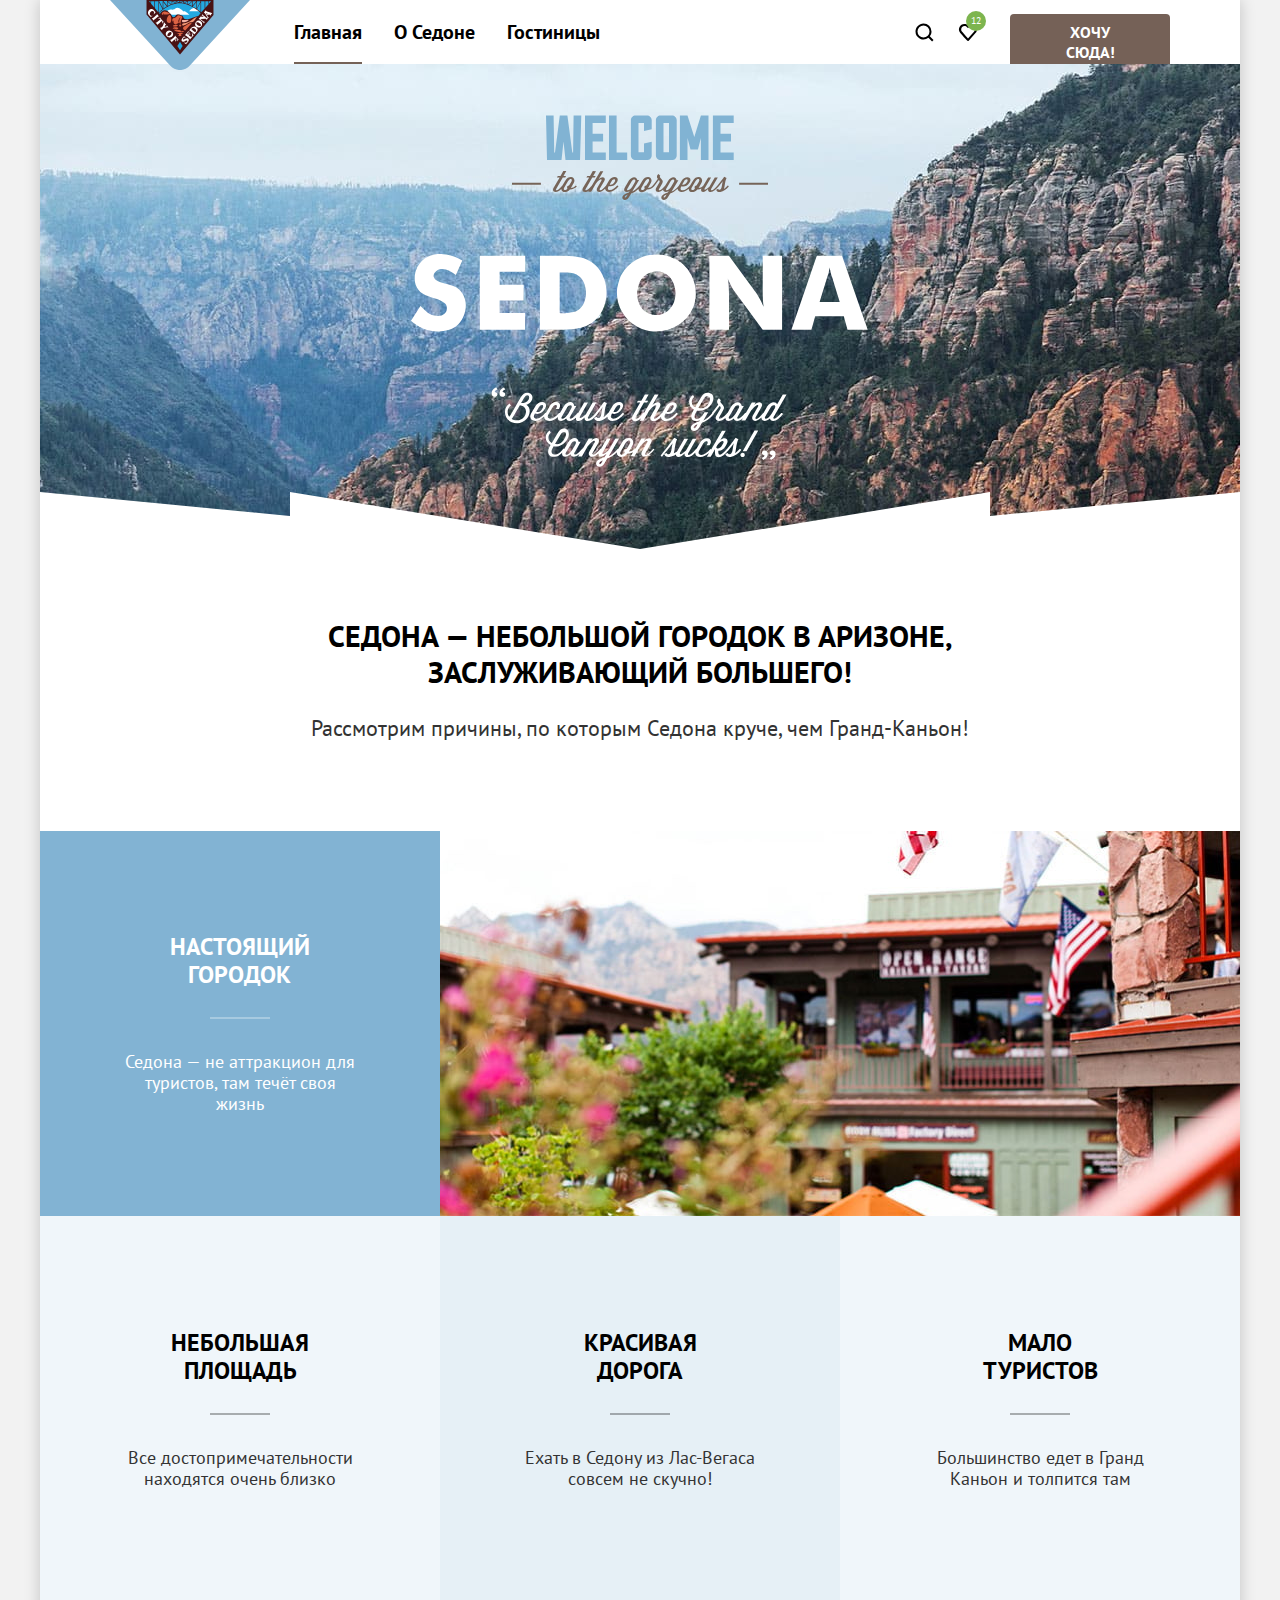
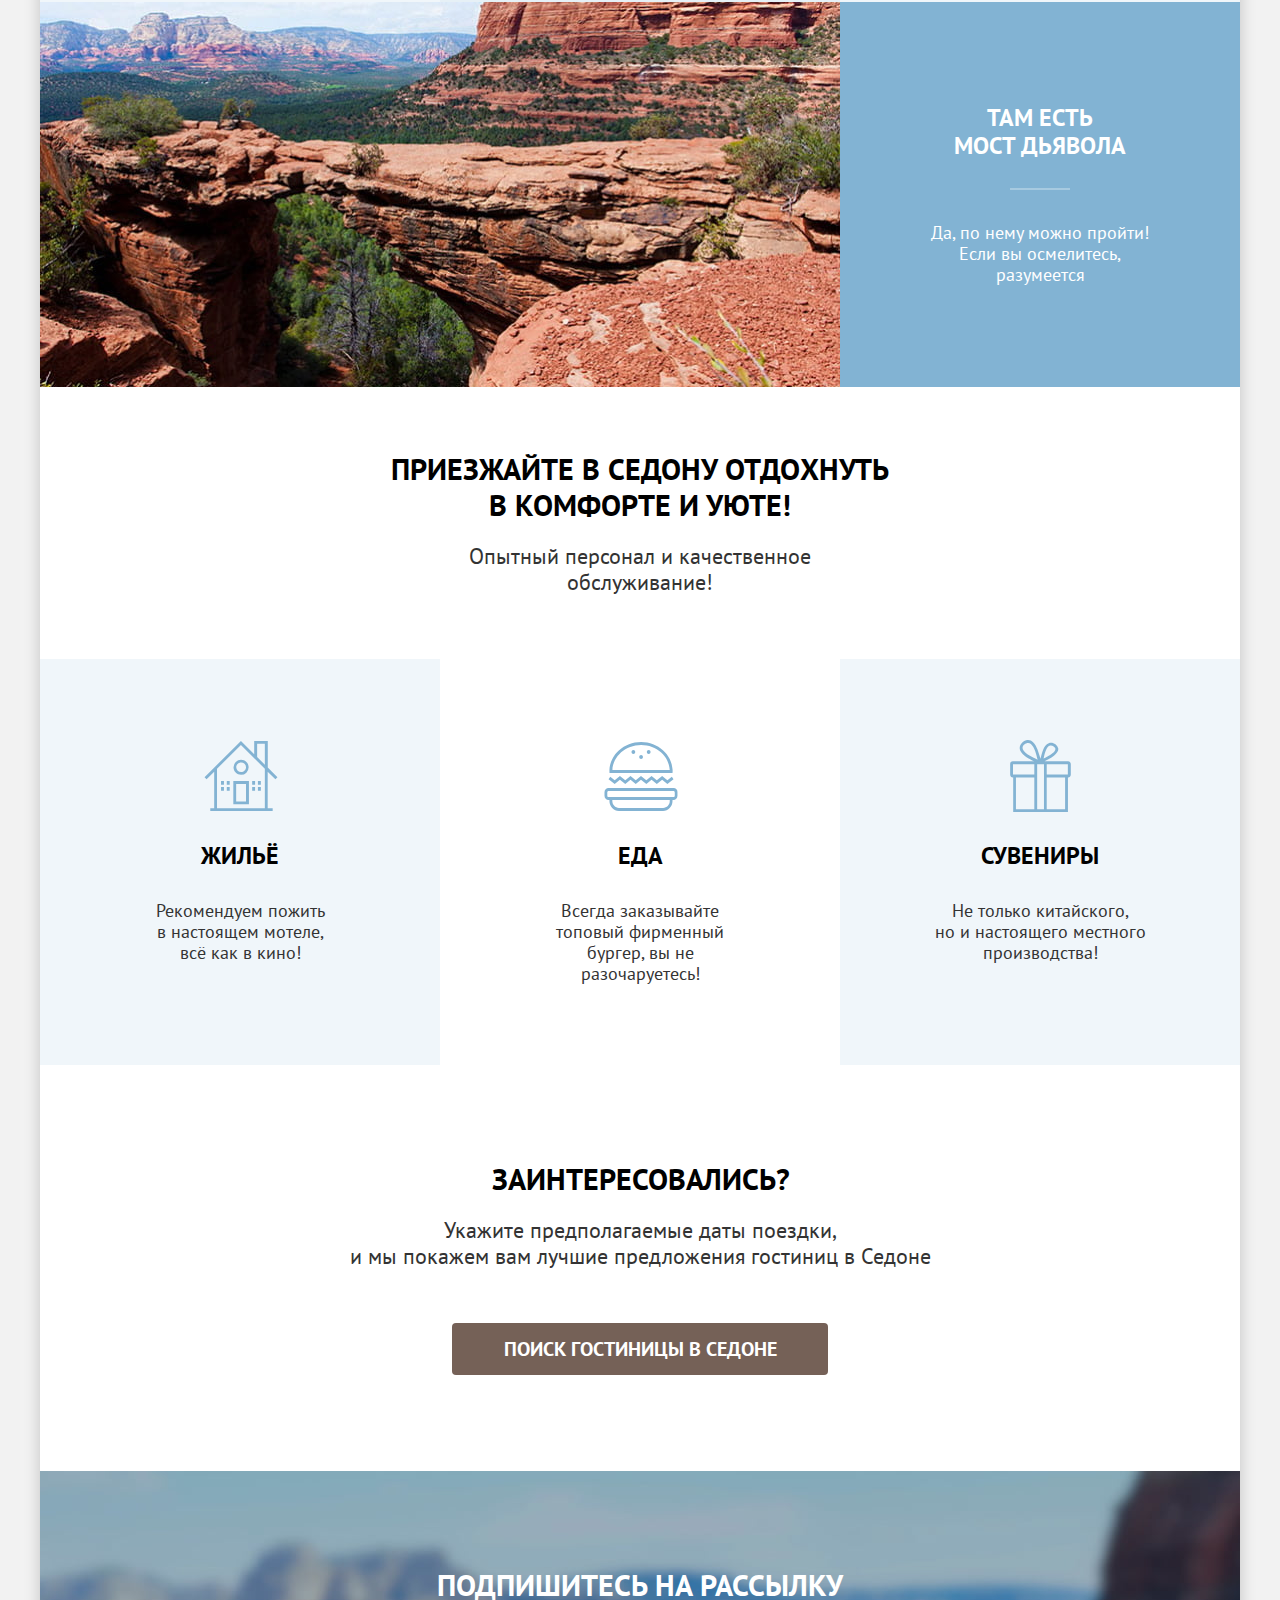
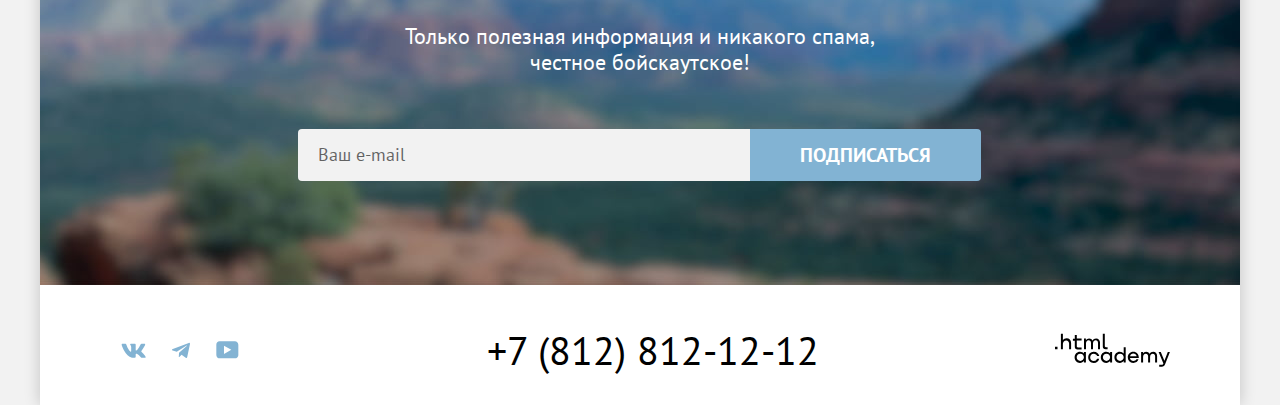
<file: index.html>
<!DOCTYPE html>
<html lang="ru">
  <head>
    <meta charset="utf-8">
    <title>HTML Academy: Седона</title>
    <link rel="stylesheet" href="styles/styles.css">
    <link rel="icon" type="image/png" sizes="32x32" href="images/favicon.png">
  </head>
  <body>
    <header class="page-header" data-test="header">
      <nav class="navigation">
        <a class="logo-link" href="#">
          <img class="logo-image" src="images/logo.svg" width="140" height="70" alt="Логотип Седоны">
        </a>
        <ul class="navigation-list">
          <li class="navigation-item">
            <a class="navigation-link navigation-link-current" href="#">Главная</a>
          </li>
          <li class="navigation-item">
            <a class="navigation-link" href="#">О Седоне</a>
          </li>
          <li class="navigation-item">
            <a class="navigation-link" href="catalog.html">Гостиницы</a>
          </li>
        </ul>
        <ul class="navigation-list navigation-user">
          <li class="navigation-item">
            <a class="navigation-link navigation-icon icon-search" href="catalog.html">
              <span class="visually-hidden">Поиск</span>
            </a>
          </li>
          <li class="navigation-item">
            <a class="navigation-link navigation-icon icon-like" href="#">
              <span class="visually-hidden">Избранное</span>
              <span class="likes-number">12</span>
            </a>
          </li>
          <li class="navigation-item navigation-item-button">
            <a class="button navigation-button" href="#">Хочу сюда!</a>
          </li>
        </ul>
      </nav>
    </header>
    <main class="main-container main-index" data-test="main">
      <section class="hero" data-test="hero">
        <h1 class="visually-hidden">Седона</h1>
        <img class="hero-image" src="images/welcome.svg" width="458" height="352" alt="Добро пожаловать в Седону.">
      </section>
      <section class="advantages" data-test="advantages">
        <h2 class="advantages-title">Седона — небольшой городок в Аризоне, заслуживающий большего! </h2>
        <p class="advantages-reasons">Рассмотрим причины, по которым Седона круче, чем Гранд-Каньон!</p>
        <ul class="advantages-list">
          <li class="advantages-item big-item">
            <div class="advantages-wrap">
            <h3 class="advantages-subtitle">Настоящий городок</h3>
            <p class="advantages-text advantages-text-light">Седона — не аттракцион для туристов, там течёт своя жизнь</p>
          </div>
            <img class="advantages-image" src="images/advantages-photo-1.jpg" width="800" height="385" alt="Вид на дома Седоны">
          </li>
          <li class="advantages-item little-item">
            <h3 class="advantages-subtitle">Небольшая площадь</h3>
            <p class="advantages-text">Все достопримечательности находятся очень близко</p>
          </li>
          <li class="advantages-item little-item">
            <h3 class="advantages-subtitle">Красивая дорога</h3>
            <p class="advantages-text">Ехать в Седону из Лас-Вегаса совсем не скучно!</p>
          </li>
          <li class="advantages-item little-item">
            <h3 class="advantages-subtitle">Мало туристов</h3>
            <p class="advantages-text">Большинство едет в Гранд Каньон и толпится там</p>
          </li>
          <li class="advantages-item big-item">
            <div class="advantages-wrap">
            <h3 class="advantages-subtitle">Там есть <br>мост дьявола</h3>
            <p class="advantages-text advantages-text-light">Да, по нему можно пройти! Если вы осмелитесь, разумеется</p>
          </div>
            <img class="advantages-image" src="images/advantages-photo-2.jpg" width="800" height="385" alt="Вид на мост дьявола">
          </li>
        </ul>
      </section>
      <section class="services">
        <h2 class="services-title">Приезжайте в Седону отдохнуть в комфорте и уюте!</h2>
        <p class="services-description">Опытный персонал и качественное обслуживание!</p>
        <ul class="services-list">
          <li class="services-item">
            <h3 class="services-subtitle services-icon services-icon-home">Жильё</h3>
            <p class="services-text">Рекомендуем пожить <br>в настоящем мотеле, <br>всё как в кино!</p>
          </li>
          <li class="services-item">
            <h3 class="services-subtitle services-icon services-icon-food">Еда</h3>
            <p class="services-text">Всегда заказывайте <br>топовый фирменный бургер, вы не разочаруетесь!</p>
          </li>
          <li class="services-item">
            <h3 class="services-subtitle services-icon services-icon-souvenir">Сувениры</h3>
            <p class="services-text">Не только китайского, <br>но и настоящего местного производства!</p>
          </li>
        </ul>
      </section>
      <section class="search" data-test="search">
        <h2>Заинтересовались?</h2>
        <p>Укажите предполагаемые даты поездки,<br> и мы покажем вам лучшие предложения гостиниц в Седоне</p>
        <a class="button button-all" href="#">Поиск гостиницы в Седоне</a>
      </section>
      <section class="newsletter" data-test="subscribe">
        <h2>Подпишитесь на рассылку</h2>
        <p>Только полезная информация и никакого спама, честное бойскаутское!</p>
        <form class="newsletter-form" action="https://echo.htmlacademy.ru/" method="post">
          <label class="visually-hidden" for="newsletter-email">Ваш email</label>
          <input class="field" id="newsletter-email" type="email" placeholder="Ваш e-mail" name="newsletter-email" required >
          <button class="button newsletter-button" type="submit">Подписаться</button>
        </form>
      </section>
    </main>
    <footer class="page-footer" data-test="footer">
      <h2 class="visually-hidden">Контакты</h2>
      <ul class="social-list">
        <li class="social-item">
          <a class="social-link" href="https://vk.com/htmlacademy">
            <svg class="social-icon" aria-hidden="true" focusable="false" xmlns="http://www.w3.org/2000/svg" width="25" height="15" fill="none" viewBox="0 0 25 15"><path fill-rule="evenodd" d="M24.12 1.8c.16-.54 0-.94-.8-.94H20.7c-.67 0-.98.34-1.15.73 0 0-1.33 3.2-3.22 5.27-.61.6-.9.8-1.23.8-.16 0-.41-.2-.41-.75v-5.1c0-.66-.19-.95-.74-.95H9.82c-.42 0-.67.3-.67.59 0 .62.95.76 1.04 2.51v3.8c0 .83-.15.98-.48.98-.9 0-3.06-3.2-4.34-6.88-.25-.72-.5-1-1.18-1H1.57c-.75 0-.9.34-.9.73 0 .68.89 4.07 4.14 8.55 2.17 3.06 5.23 4.72 8 4.72 1.68 0 1.88-.37 1.88-1v-2.32c0-.74.16-.88.7-.88.38 0 1.05.19 2.6 1.66 1.79 1.75 2.08 2.54 3.08 2.54h2.63c.75 0 1.12-.37.9-1.1-.23-.72-1.08-1.77-2.2-3.02-.62-.71-1.54-1.48-1.82-1.86-.39-.5-.28-.71 0-1.15 0 0 3.2-4.42 3.54-5.93Z" clip-rule="evenodd"/></svg>
            <span class="visually-hidden">Вконтакте</span>
          </a>
        </li>
        <li class="social-item">
          <a class="social-link" href="https://t.me/htmlacademy">
            <svg class="social-icon" aria-hidden="true" focusable="false" xmlns="http://www.w3.org/2000/svg" width="18" height="17" fill="none" viewBox="0 0 18 17"><path d="M16.79.96.84 7.1c-1.09.44-1.08 1.05-.2 1.32l4.1 1.28 9.47-5.98c.44-.27.85-.13.52.17l-7.68 6.93-.28 4.22c.41 0 .6-.2.83-.41l1.99-1.94 4.13 3.06c.77.42 1.31.2 1.5-.71l2.72-12.8c.28-1.1-.43-1.61-1.16-1.28Z"/></svg>
            <span class="visually-hidden">Телеграм</span>
          </a>
        </li>
        <li class="social-item">
          <a class="social-link" href="https://www.youtube.com/user/htmlacademyru">
            <svg class="social-icon" aria-hidden="true" focusable="false" xmlns="http://www.w3.org/2000/svg" width="23" height="18" fill="none" viewBox="0 0 23 18"><path d="M18.94.36H3.51C1.65.36.33 1.95.33 3.76v10.09c0 1.91 1.32 3.5 3.18 3.5h15.65c1.64 0 3.17-1.59 3.17-3.4V3.76c-.22-1.8-1.53-3.4-3.39-3.4ZM7.99 12.89V4.82l7.34 4.04-7.34 4.03Z"/></svg>
            <span class="visually-hidden">Ютуб</span>
          </a>
        </li>
      </ul>
      <a class="contact-phone" href="tel:+78128121212">+7 (812) 812-12-12</a>
      <a class="htmlacademy-link" href="https://htmlacademy.ru/">
        <svg class="html-academy-logo" role="img" aria-label="логотип разработчика HTML Academy" xmlns="http://www.w3.org/2000/svg" width="115" height="34" fill="none" viewBox="0 0 115 34"><path  d="M0 13.72v2.6h2.5v-2.6H0ZM11.6 5.32c-1.6 0-2.8.7-3.6 1.7h-.1V.82h-2v15.5h2v-5.3c0-2.1 1.3-3.6 3.3-3.6 1.8 0 2.9 1.4 2.9 3.2v5.7h2v-6.1c.1-3-1.8-4.9-4.5-4.9ZM26.6 5.62h-4.8v-3.7h-2v3.8h-1.9v2h1.9v6c0 1.7 1 2.7 2.7 2.7h4.1v-2h-3.7c-.7 0-1.1-.4-1.1-1.1v-5.7h4.8v-2ZM41.1 5.42c-1.6 0-2.9.8-3.5 2.1h-.1c-.6-1.2-1.8-2.1-3.4-2.1-1.4 0-2.5.8-3.1 1.8h-.1v-1.6H29v10.6h2v-5.4c0-2 1-3.5 2.6-3.5 1.5 0 2.4 1 2.4 2.6v6.3h2v-5.6c0-2.4 1.4-3.3 2.6-3.3 1.5 0 2.4 1 2.4 2.6v6.3h2v-6.5c.1-2.5-1.4-4.3-3.9-4.3ZM47.8 13.52c0 1.7 1 2.7 2.8 2.7h2v-2h-1.7c-.7 0-1.1-.4-1.1-1.1V.82h-2v12.7ZM28.9 20.52c-.9-1.1-2.2-1.8-3.9-1.8-3.1 0-5.4 2.3-5.4 5.6s2.3 5.6 5.4 5.6c1.8 0 3-.8 3.8-1.9h.1v1.6h2v-10.6h-2v1.5Zm-3.6 7.4c-2.2 0-3.6-1.6-3.6-3.6s1.4-3.6 3.6-3.6 3.6 1.6 3.6 3.6c0 1.9-1.4 3.6-3.6 3.6ZM44.2 22.82c-.5-2.4-2.6-4.1-5.4-4.1a5.4 5.4 0 0 0-5.6 5.6c0 3.1 2.2 5.6 5.6 5.6 2.8 0 4.9-1.8 5.4-4.2h-2.1a3.4 3.4 0 0 1-3.3 2.3c-2.2 0-3.6-1.6-3.6-3.6s1.4-3.6 3.6-3.6c1.6 0 2.8 1 3.3 2.2h2.1v-.2ZM55.1 20.52c-.9-1.1-2.2-1.8-3.9-1.8-3.1 0-5.4 2.3-5.4 5.6s2.3 5.6 5.4 5.6c1.8 0 3-.8 3.8-1.9h.1v1.6h2v-10.6h-2v1.5Zm-3.6 7.4c-2.2 0-3.6-1.6-3.6-3.6s1.4-3.6 3.6-3.6 3.6 1.6 3.6 3.6c0 1.9-1.5 3.6-3.6 3.6ZM68.7 20.62c-.9-1.1-2.2-1.9-3.9-1.9-3.1 0-5.4 2.3-5.4 5.6s2.2 5.6 5.4 5.6c1.7 0 3-.8 3.8-1.8h.1v1.5h2v-15.4h-2v6.4Zm-3.6 7.3c-2.2 0-3.6-1.6-3.6-3.6s1.4-3.6 3.6-3.6 3.6 1.6 3.6 3.6c-.1 2-1.5 3.6-3.6 3.6ZM78.3 18.72c-3.3 0-5.5 2.5-5.5 5.6 0 3 2.1 5.6 5.5 5.6 2.5 0 4.5-1.3 5.2-3.6h-2.1c-.5 1-1.6 1.6-3 1.6-1.9 0-3.3-1.3-3.4-2.9h8.8c.2-3.6-2-6.3-5.5-6.3Zm0 1.9c1.7 0 3 1 3.3 2.6h-6.5c.3-1.5 1.5-2.6 3.2-2.6ZM98.2 18.72c-1.6 0-2.9.8-3.6 2h-.1c-.6-1.2-1.8-2-3.4-2-1.4 0-2.5.7-3.1 1.8v-1.5h-1.9v10.6h2v-5.4c0-2 1-3.4 2.6-3.5 1.5 0 2.4 1 2.4 2.6v6.3h2v-5.6c0-2.4 1.4-3.3 2.6-3.3 1.5 0 2.4 1 2.4 2.6v6.3h2v-6.5c.1-2.6-1.4-4.4-3.9-4.4ZM109.4 27.82l-3.6-8.9h-2.2l4.8 11.6c-.3.9-.7 1.2-1.7 1.2h-2.5v2h2.5c1.8 0 2.8-.8 3.5-2.6l4.7-12.2h-2.1l-3.4 8.9Z"/></svg>
        <span class="visually-hidden">Логотип HTML академии</span>
      </a>
    </footer>
    <div class="modal-container modal-container-close">
      <div class="modal modal-search">
        <button type="button" class="modal-close-button">
          <span class="visually-hidden">Закрыть</span>
          <svg class="close-icon" aria-hidden="true" focusable="false" xmlns="http://www.w3.org/2000/svg" width="14" height="14" fill="none" viewBox="0 0 14 14"><path  d="M14 1.3 12.7 0 7 5.7 1.3 0 0 1.3 5.7 7 0 12.7 1.3 14 7 8.3l5.7 5.7 1.3-1.3L8.3 7 14 1.3Z"/></svg>
        </button>
        <section class="modal-content">
          <h2 class="modal-title">Поиск гостиницы в Седоне</h2>
          <form class="search-form" action="https://echo.htmlacademy.ru/" method="post">
            <div class="search-form-group">
              <div class="search-group">
                <label class="search-label label-check-in" for="check-in-data">Дата Заезда:</label>
                <input class="field search-field" id="check-in-data" name="check-in-data" type="text" value="27 апреля 2020" placeholder="Укажите дату" required>
                <button type="button" class="button-calendar"></button>
              </div>
              <p class="warning check-in-warning">Мы не можем отправить вас в прошлое.</p>
            </div>
            <div class="search-form-group">
              <div class="search-group">
                <label class="search-label label-check-out" for="check-out-data">Дата Выезда:</label>
                <input class="field search-field" id="check-out-data" name="check-out-data" type="text" value="1 сентября 2023" placeholder="Укажите дату" required>
                <button type="button" class="button-calendar"></button>
              </div>
              <p class="warning check-out-warning">На эти даты есть свободные номера. Пока есть.</p>
            </div>
            <div class="counter-form-group">
            <div class="counter-group adults-counter">
              <label class="counter-label" for="adults-count">Взрослые:</label>
              <div class="input-group">
                <input class="field adults-count-field" id="adults-count" type="number" name="adults-count" value="2" step="1" max="100" required>
                <button type="button" class="minus-icon">
                  <svg xmlns="http://www.w3.org/2000/svg" width="20" height="20" fill="none" viewBox="0 0 20 20"><path d="M3 9v2h14V9H3Z"/></svg>
                </button>
                <button type="button" class="plus-icon">
                  <svg xmlns="http://www.w3.org/2000/svg" width="20" height="20" fill="none" viewBox="0 0 20 20"><path d="M17 9h-6V3H9v6H3v2h6v6h2v-6h6V9Z"/></svg>
                </button>
              </div>
            </div>
            <div class="counter-group children-counter">
              <span class="form-label">
                <label class="counter-label" for="children-count">Дети:</label>
                <span class="tooltip">
                  <button type="button" class="tooltip-toggle" aria-labelledby="tooltip-label-date">
                    <svg  class="tooltip-icon" xmlns="http://www.w3.org/2000/svg" width="26" height="26" fill="none" viewBox="0 0 26 26"><circle cx="13" cy="13" r="13" fill="#83B3D3"/><path d="M12 7h2v2h-2V7Zm2 12h-2v-9h2v9Z" clip-rule="evenodd"/></svg>
                  </button>
                  <span class="tooltip-text" role="tooltip" id="tooltip-label-date">Укажите количество детей, которые будут с вами, возраст которых от 6 до 18 лет. Дети до 6 лет размещаются бесплатно.</span>
                </span>
              </span>
              <div class="input-group">
                <input class="field children-count-field" id="children-count" type="number" name="children-count" value="2" step="1" max="100">
                <button type="button" class="minus-icon">
                  <svg xmlns="http://www.w3.org/2000/svg" width="20" height="20" fill="none" viewBox="0 0 20 20"><path d="M3 9v2h14V9H3Z"/></svg>
                </button>
                <button type="button" class="plus-icon">
                  <svg xmlns="http://www.w3.org/2000/svg" width="20" height="20" fill="none" viewBox="0 0 20 20"><path d="M17 9h-6V3H9v6H3v2h6v6h2v-6h6V9Z"/></svg>
                </button>
              </div>
            </div>
          </div>
            <button type="submit" class="button modal-search-button">Найти</button>
          </form>
        </section>
      </div>
    </div>
  </body>
</html>
</file>
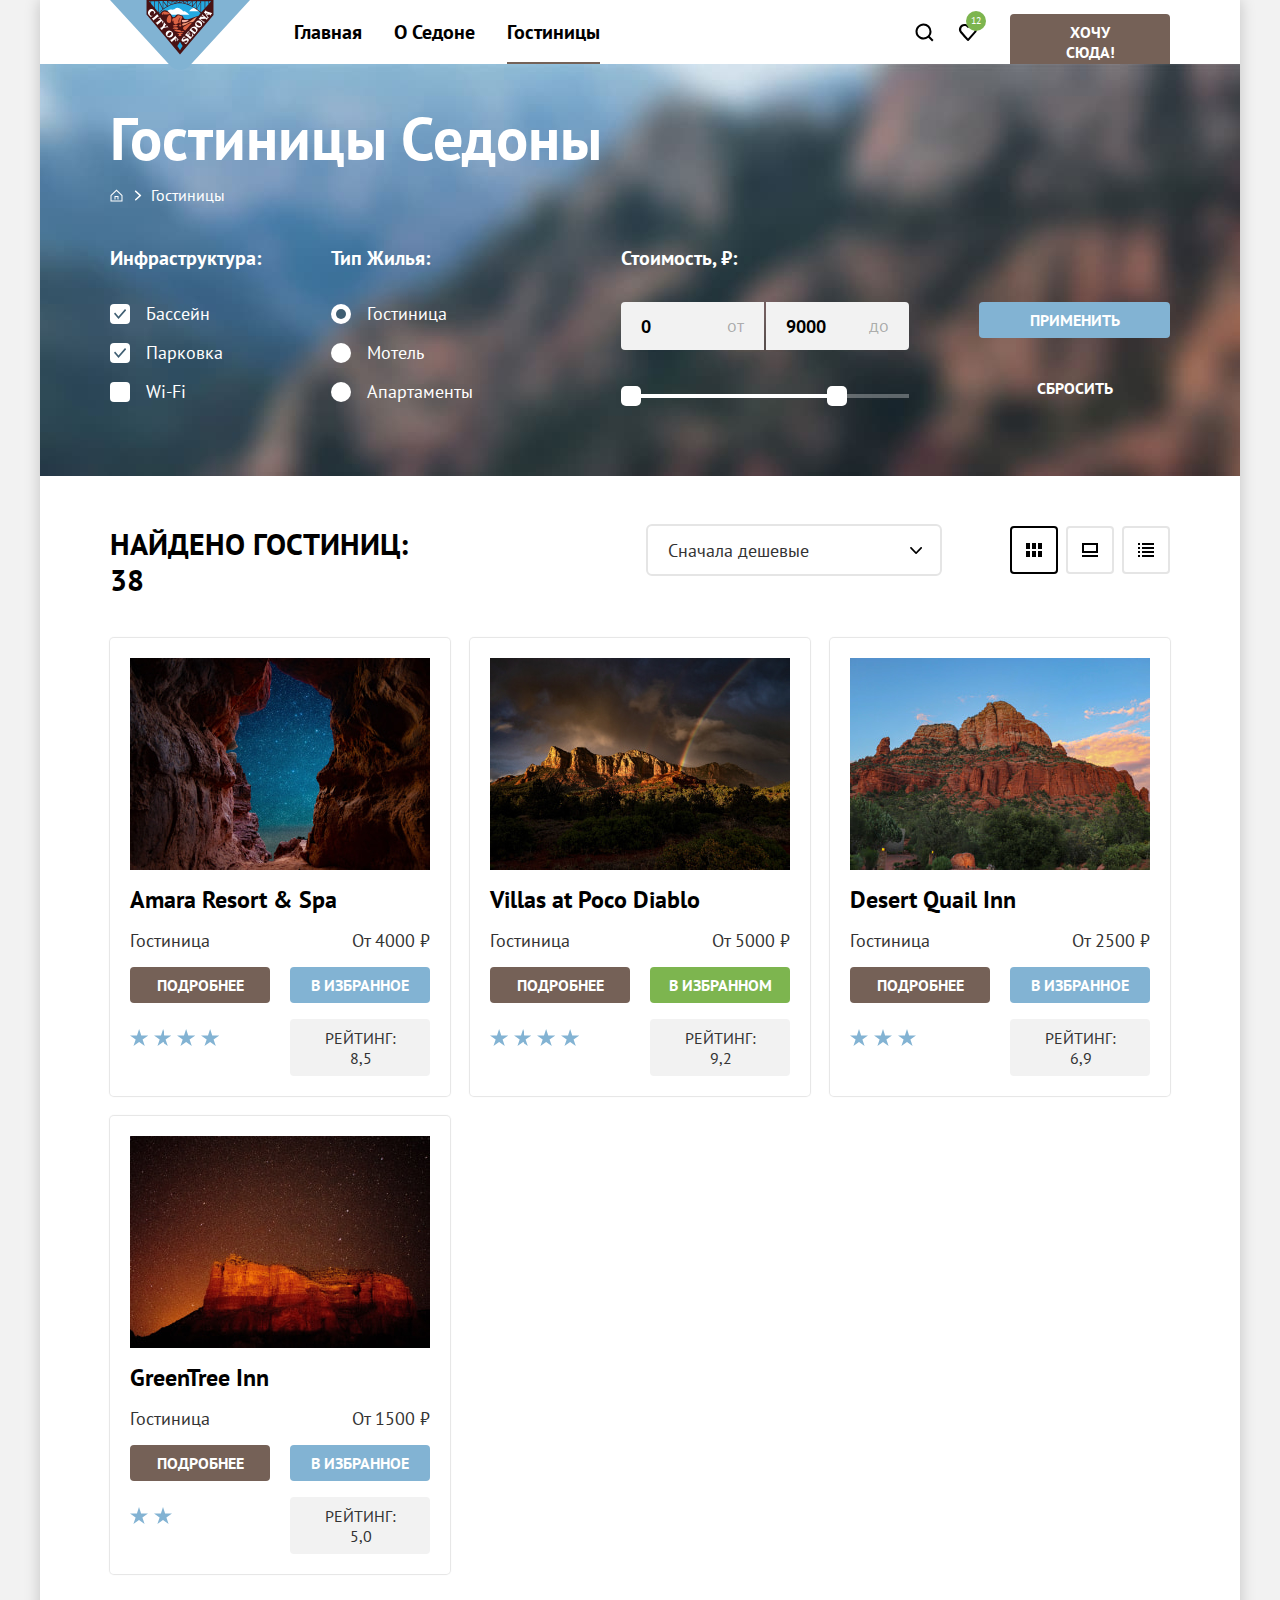
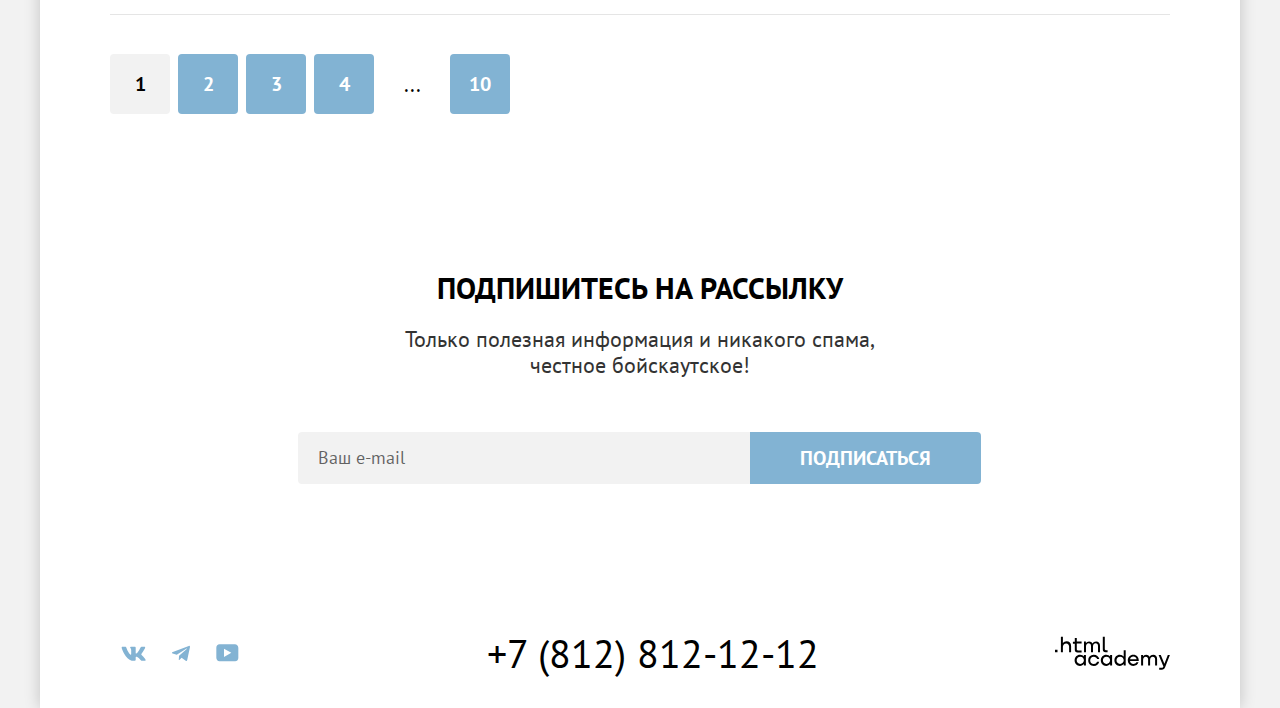
<file: catalog.html>
<!DOCTYPE html>
<html lang="ru">
  <head>
    <meta charset="utf-8">
    <title>HTML Academy: Седона</title>
    <link rel="stylesheet" href="styles/styles.css">
    <link rel="icon" type="image/png" sizes="32x32" href="images/favicon.png">
  </head>
  <body>
    <header class="page-header" data-test="header">
      <nav class="navigation">
        <a class="logo-link" href="index.html">
          <img class="logo-image" src="images/logo.svg" width="140" height="70" alt="Логотип Седоны">
        </a>
        <ul class="navigation-list">
          <li class="navigation-item">
            <a class="navigation-link" href="index.html">Главная</a>
          </li>
          <li class="navigation-item">
            <a class="navigation-link " href="#">О Седоне</a>
          </li>
          <li class="navigation-item">
            <a class="navigation-link navigation-link-current" href="catalog.html">Гостиницы</a>
          </li>
        </ul>
        <ul class="navigation-list navigation-user">
          <li class="navigation-item">
            <a class="navigation-link navigation-icon icon-search" href="catalog.html">
              <span class="visually-hidden">Поиск</span>
            </a>
          </li>
          <li class="navigation-item">
            <a class="navigation-link navigation-icon icon-like" href="#">
              <span class="visually-hidden">Избранное</span>
              <span class="likes-number">12</span>
            </a>
          </li>
          <li class="navigation-item navigation-item-button">
            <a class="button navigation-button " href="#">Хочу сюда!</a>
          </li>
        </ul>
      </nav>
    </header>
    <main class="main-inner" data-test="main">
      <section class="catalog-filter" data-test="filter">
        <div class="catalog-container">
        <h1 class="catalog-title">Гостиницы Седоны</h1>
        <ul class="breadcrumbs">
          <li class="breadcrumbs-item">
            <a class="breadcrumbs-link breadcrumbs-home" href="index.html">
              <span class="visually-hidden">Главная</span>
            </a>
          </li>
          <li class="breadcrumbs-item">
            <a class="breadcrumbs-link breadcrumbs-catalog" href="#">Гостиницы</a>
          </li>
        </ul>
        <h2 class="visually-hidden">Список фильтров для поиска жилья</h2>
        <form class="catalog-filter-form" action="https://echo.htmlacademy.ru/" method="get">
          <fieldset class="catalog-filter-group group-1">
            <legend class="catalog-filter-title">Инфраструктура:</legend>
            <ul class="catalog-filter-list">
              <li class="catalog-filter-item">
                <label class="control">
                  <input class="visually-hidden control-input" type="checkbox" name="pool" checked>
                  <span class="control-mark"></span>
                  <span class="control-label">Бассейн</span>
                </label>
              </li>
              <li class="catalog-filter-item">
                <label class="control">
                  <input class="visually-hidden control-input" type="checkbox" name="parking" checked>
                  <span class="control-mark"></span>
                  <span class="control-label">Парковка</span>
                </label>
              </li>
              <li class="catalog-filter-item">
                <label class="control">
                  <input class="visually-hidden control-input" type="checkbox" name="wi-fi">
                  <span class="control-mark"></span>
                  <span class="control-label">Wi-Fi</span>
                </label>
              </li>
            </ul>
          </fieldset>
          <fieldset class="catalog-filter-group group-2">
          <legend class="catalog-filter-title">Тип Жилья:</legend>
          <ul class="catalog-filter-list">
            <li class="catalog-filter-item">
              <label class="control">
                <input class="visually-hidden control-input" type="radio" name="accommodation-type" value="hotel" checked>
                <span class="control-mark"></span>
                <span class="control-label">Гостиница</span>
              </label>
            </li>
            <li class="catalog-filter-item">
              <label class="control">
                <input class="visually-hidden control-input" type="radio" name="accommodation-type" value="motel">
                <span class="control-mark"></span>
                <span class="control-label">Мотель</span>
              </label>
            </li>
            <li class="catalog-filter-item">
              <label class="control">
                <input class="visually-hidden control-input" type="radio" name="accommodation-type" value="apartment">
                <span class="control-mark"></span>
                <span class="control-label">Апартаменты</span>
              </label>
            </li>
          </ul>
        </fieldset>
        <fieldset class="catalog-filter-group group-3">
          <legend class="catalog-filter-title">Стоимость, ₽:</legend>
          <div class="range-wrapper-inputs">
            <label class="catalog-filter-label">
              <span class="filter-label-text">от</span>
              <input class="field range-input min-price" type="number" value="0" name="min-price" required>
            </label>
            <label class="catalog-filter-label">
              <span class="filter-label-text">до</span>
              <input class=" field range-input max-price" type="number" value="9000" name="max-price" required>
            </label>
          </div>
          <div class="range-scale">
            <div class="range-bar" style="left: 0; width: 216px">
              <button type="button" class="range-toggle toggle-min">
                <span class="visually-hidden">Изменить минимальную цену</span>
              </button>
              <button type="button" class="range-toggle toggle-max">
                <span class="visually-hidden">Изменить максимальную цену</span>
              </button>
            </div>
          </div>
        </fieldset>
        <div class="filter-buttons">
          <button class="button button-submit" type="submit">Применить</button>
          <button class="button button-reset" type="reset">Сбросить</button>
        </div>
        </form>
      </div>
      </section>
      <section class="catalog-products" data-test="catalog">
        <div class="select-container">
          <h2>Найдено гостиниц: 38</h2>
          <div class="select sorting-type">
          <select class="select-control" aria-label="Сортировка">
            <option value="cheap">Сначала дешевые</option>
            <option value="expensive">Сначала дорогие</option>
          </select>
          </div>
          <div class="view-buttons">
            <a class="card-grid-toggle card-grid-toggle-current" href="#">
              <svg aria-hidden="true" focusable="false" xmlns="http://www.w3.org/2000/svg" width="16" height="14" fill="none" viewBox="0 0 16 14"><g fill="#000" clip-path="url(#a)"><path d="M4 0H0v6h4V0ZM16 0h-4v6h4V0ZM10 0H6v6h4V0ZM4 8H0v6h4V8ZM16 8h-4v6h4V8ZM10 8H6v6h4V8Z"/></g><defs><clipPath id="a"><path fill="#fff" d="M0 0h16v14H0z"/></clipPath></defs></svg>
              <span class="visually-hidden">Показать карточками</span>
            </a>
            <a class="card-grid-toggle" href="#">
              <svg aria-hidden="true" focusable="false" xmlns="http://www.w3.org/2000/svg" width="16" height="14" fill="none" viewBox="0 0 16 14"><g fill="#000" clip-path="url(#aa)"><path d="M16 12H0v2h16v-2ZM14 2v6H2V2h12Zm2-2H0v10h16V0Z"/></g><defs><clipPath id="aa"><path fill="#fff" d="M0 0h16v14H0z"/></clipPath></defs></svg>
              <span class="visually-hidden">Показать по одному</span>
            </a>
            <a class="card-grid-toggle" href="#">
              <svg aria-hidden="true" focusable="false" xmlns="http://www.w3.org/2000/svg" width="16" height="14" fill="none" viewBox="0 0 16 14"><g fill="#000" clip-path="url(#aaa)"><path d="M2 0H0v2h2V0ZM16 0H4v2h12V0ZM2 4H0v2h2V4ZM16 4H4v2h12V4ZM2 8H0v2h2V8ZM16 8H4v2h12V8ZM2 12H0v2h2v-2ZM16 12H4v2h12v-2Z"/></g><defs><clipPath id="aaa"><path fill="#fff" d="M0 0h16v14H0z"/></clipPath></defs></svg>
              <span class="visually-hidden">Показать список</span>
            </a>
          </div>
        </div>
        <ul class="catalog-card-list">
          <li class="catalog-card-item">
            <a class="card-link" href="#">
              <img class="card-image" src="images/catalog-photo-1.jpg" width="300" height="212" alt="Вид на звездное небо через ущелье">
            </a>
            <a class="card-title-link" href="#">
              <h3 class="card-title">Amara Resort & Spa</h3>
            </a>
            <p class="card-description">Гостиница</p>
            <p class="card-price">От 4000 ₽</p>
            <a class="button button-more" href="#">Подробнее</a>
            <button type="button" class="button card-favourite">В избранное</button>
            <div class="star star-4" role="img" aria-label="4 звезды">
              <span class="visually-hidden">Отель 4 звезды</span>
            </div>
            <p class="card-rating">Рейтинг: 8,5</p>
          </li>
          <li class="catalog-card-item">
            <a class="card-link" href="#">
              <img class="card-image" src="images/catalog-photo-2.jpg" width="300" height="212" alt="Горы и радуга на фоне облачного неба">
            </a>
            <a class="card-title-link" href="#">
              <h3 class="card-title">Villas at Poco Diablo</h3>
            </a>
            <p class="card-description">Гостиница</p>
            <p class="card-price">От 5000 ₽</p>
            <a class="button button-more" href="#">Подробнее</a>
            <button type="button" class="button card-favourite card-favourite-option">В избранном</button>
            <div class="star star-4" role="img" aria-label="4 звезды">
              <span class="visually-hidden">Отель 4 звезды</span>
            </div>
            <p class="card-rating">Рейтинг: 9,2</p>
          </li>
          <li class="catalog-card-item">
            <a class="card-link" href="#">
              <img class="card-image" src="images/catalog-photo-3.jpg" width="300" height="212" alt="Дневной вид на горы">
            </a>
            <a class="card-title-link" href="#">
              <h3 class="card-title">Desert Quail Inn</h3>
            </a>
            <p class="card-description">Гостиница</p>
            <p class="card-price">От 2500 ₽</p>
            <a class="button button-more" href="#">Подробнее</a>
            <button type="button" class="button card-favourite">В избранное</button>
            <div class="star star-3" role="img" aria-label="3 звезды">
              <span class="visually-hidden">Отель 3 звезды</span>
            </div>
            <p class="card-rating">Рейтинг: 6,9</p>
          </li>
          <li class="catalog-card-item">
            <a class="card-link" href="#">
              <img class="card-image" src="images/catalog-photo-4.jpg" width="300" height="212" alt="Горы на фоне звёздного неба">
            </a>
            <a class="card-title-link" href="#">
              <h3 class="card-title">GreenTree Inn</h3>
            </a>
            <p class="card-description">Гостиница</p>
            <p class="card-price">От 1500 ₽</p>
            <a class="button button-more" href="#">Подробнее</a>
            <button type="button" class="button card-favourite">В избранное</button>
            <div class="star star-2" role="img" aria-label="2 звезды">
              <span class="visually-hidden">Отель 2 звезды</span>
            </div>
            <p class="card-rating">Рейтинг: 5,0</p>
          </li>
        </ul>
        <ul class="pagination">
          <li class="pagination-item">
            <a class="pagination-link pagination-current" href="#">1</a>
          </li>
          <li class="pagination-item">
            <a class="pagination-link" href="#">2</a>
          </li>
          <li class="pagination-item">
            <a class="pagination-link" href="#">3</a>
          </li>
          <li class="pagination-item">
            <a class="pagination-link" href="#">4</a>
          </li>
          <li class="pagination-item pagination-more">
            <span>...</span>
          </li>
          <li class="pagination-item">
            <a class="pagination-link" href="#">10</a>
          </li>
        </ul>
      </section>
      <section class="newsletter-inner" data-test="subscribe">
        <h2>Подпишитесь на рассылку</h2>
        <p>Только полезная информация и никакого спама, честное бойскаутское!</p>
        <form class="newsletter-form" action="https://echo.htmlacademy.ru/" method="post">
          <label class="visually-hidden" for="newsletter-email" hidden>Ваш email</label>
          <input class="field" placeholder="Ваш e-mail" type="email" name="newsletter-email" id="newsletter-email">
          <button class="button newsletter-button" type="submit">Подписаться</button>
        </form>
      </section>
    </main>
    <footer class="page-footer" data-test="footer">
      <h2 class="visually-hidden">Контакты</h2>
      <ul class="social-list">
        <li class="social-item">
          <a class="social-link" href="https://vk.com/htmlacademy">
            <svg class="social-icon" aria-hidden="true" focusable="false" xmlns="http://www.w3.org/2000/svg" width="25" height="15" fill="none" viewBox="0 0 25 15"><path fill-rule="evenodd" d="M24.12 1.8c.16-.54 0-.94-.8-.94H20.7c-.67 0-.98.34-1.15.73 0 0-1.33 3.2-3.22 5.27-.61.6-.9.8-1.23.8-.16 0-.41-.2-.41-.75v-5.1c0-.66-.19-.95-.74-.95H9.82c-.42 0-.67.3-.67.59 0 .62.95.76 1.04 2.51v3.8c0 .83-.15.98-.48.98-.9 0-3.06-3.2-4.34-6.88-.25-.72-.5-1-1.18-1H1.57c-.75 0-.9.34-.9.73 0 .68.89 4.07 4.14 8.55 2.17 3.06 5.23 4.72 8 4.72 1.68 0 1.88-.37 1.88-1v-2.32c0-.74.16-.88.7-.88.38 0 1.05.19 2.6 1.66 1.79 1.75 2.08 2.54 3.08 2.54h2.63c.75 0 1.12-.37.9-1.1-.23-.72-1.08-1.77-2.2-3.02-.62-.71-1.54-1.48-1.82-1.86-.39-.5-.28-.71 0-1.15 0 0 3.2-4.42 3.54-5.93Z" clip-rule="evenodd"/></svg>
            <span class="visually-hidden">Вконтакте</span>
          </a>
        </li>
        <li class="social-item">
          <a class="social-link" href="https://t.me/htmlacademy">
            <svg class="social-icon" aria-hidden="true" focusable="false" xmlns="http://www.w3.org/2000/svg" width="18" height="17" fill="none" viewBox="0 0 18 17"><path d="M16.79.96.84 7.1c-1.09.44-1.08 1.05-.2 1.32l4.1 1.28 9.47-5.98c.44-.27.85-.13.52.17l-7.68 6.93-.28 4.22c.41 0 .6-.2.83-.41l1.99-1.94 4.13 3.06c.77.42 1.31.2 1.5-.71l2.72-12.8c.28-1.1-.43-1.61-1.16-1.28Z"/></svg>
            <span class="visually-hidden">Телеграм</span>
          </a>
        </li>
        <li class="social-item">
          <a class="social-link" href="https://www.youtube.com/user/htmlacademyru">
            <svg class="social-icon" aria-hidden="true" focusable="false" xmlns="http://www.w3.org/2000/svg" width="23" height="18" fill="none" viewBox="0 0 23 18"><path d="M18.94.36H3.51C1.65.36.33 1.95.33 3.76v10.09c0 1.91 1.32 3.5 3.18 3.5h15.65c1.64 0 3.17-1.59 3.17-3.4V3.76c-.22-1.8-1.53-3.4-3.39-3.4ZM7.99 12.89V4.82l7.34 4.04-7.34 4.03Z"/></svg>
            <span class="visually-hidden">Ютуб</span>
          </a>
        </li>
      </ul>
      <a class="contact-phone" href="tel:+78128121212">+7 (812) 812-12-12</a>
      <a class="htmlacademy-link" href="https://htmlacademy.ru/">
        <svg class="html-academy-logo" role="img" aria-label="логотип разработчика HTML Academy" xmlns="http://www.w3.org/2000/svg" width="115" height="34" fill="none" viewBox="0 0 115 34"><path  d="M0 13.72v2.6h2.5v-2.6H0ZM11.6 5.32c-1.6 0-2.8.7-3.6 1.7h-.1V.82h-2v15.5h2v-5.3c0-2.1 1.3-3.6 3.3-3.6 1.8 0 2.9 1.4 2.9 3.2v5.7h2v-6.1c.1-3-1.8-4.9-4.5-4.9ZM26.6 5.62h-4.8v-3.7h-2v3.8h-1.9v2h1.9v6c0 1.7 1 2.7 2.7 2.7h4.1v-2h-3.7c-.7 0-1.1-.4-1.1-1.1v-5.7h4.8v-2ZM41.1 5.42c-1.6 0-2.9.8-3.5 2.1h-.1c-.6-1.2-1.8-2.1-3.4-2.1-1.4 0-2.5.8-3.1 1.8h-.1v-1.6H29v10.6h2v-5.4c0-2 1-3.5 2.6-3.5 1.5 0 2.4 1 2.4 2.6v6.3h2v-5.6c0-2.4 1.4-3.3 2.6-3.3 1.5 0 2.4 1 2.4 2.6v6.3h2v-6.5c.1-2.5-1.4-4.3-3.9-4.3ZM47.8 13.52c0 1.7 1 2.7 2.8 2.7h2v-2h-1.7c-.7 0-1.1-.4-1.1-1.1V.82h-2v12.7ZM28.9 20.52c-.9-1.1-2.2-1.8-3.9-1.8-3.1 0-5.4 2.3-5.4 5.6s2.3 5.6 5.4 5.6c1.8 0 3-.8 3.8-1.9h.1v1.6h2v-10.6h-2v1.5Zm-3.6 7.4c-2.2 0-3.6-1.6-3.6-3.6s1.4-3.6 3.6-3.6 3.6 1.6 3.6 3.6c0 1.9-1.4 3.6-3.6 3.6ZM44.2 22.82c-.5-2.4-2.6-4.1-5.4-4.1a5.4 5.4 0 0 0-5.6 5.6c0 3.1 2.2 5.6 5.6 5.6 2.8 0 4.9-1.8 5.4-4.2h-2.1a3.4 3.4 0 0 1-3.3 2.3c-2.2 0-3.6-1.6-3.6-3.6s1.4-3.6 3.6-3.6c1.6 0 2.8 1 3.3 2.2h2.1v-.2ZM55.1 20.52c-.9-1.1-2.2-1.8-3.9-1.8-3.1 0-5.4 2.3-5.4 5.6s2.3 5.6 5.4 5.6c1.8 0 3-.8 3.8-1.9h.1v1.6h2v-10.6h-2v1.5Zm-3.6 7.4c-2.2 0-3.6-1.6-3.6-3.6s1.4-3.6 3.6-3.6 3.6 1.6 3.6 3.6c0 1.9-1.5 3.6-3.6 3.6ZM68.7 20.62c-.9-1.1-2.2-1.9-3.9-1.9-3.1 0-5.4 2.3-5.4 5.6s2.2 5.6 5.4 5.6c1.7 0 3-.8 3.8-1.8h.1v1.5h2v-15.4h-2v6.4Zm-3.6 7.3c-2.2 0-3.6-1.6-3.6-3.6s1.4-3.6 3.6-3.6 3.6 1.6 3.6 3.6c-.1 2-1.5 3.6-3.6 3.6ZM78.3 18.72c-3.3 0-5.5 2.5-5.5 5.6 0 3 2.1 5.6 5.5 5.6 2.5 0 4.5-1.3 5.2-3.6h-2.1c-.5 1-1.6 1.6-3 1.6-1.9 0-3.3-1.3-3.4-2.9h8.8c.2-3.6-2-6.3-5.5-6.3Zm0 1.9c1.7 0 3 1 3.3 2.6h-6.5c.3-1.5 1.5-2.6 3.2-2.6ZM98.2 18.72c-1.6 0-2.9.8-3.6 2h-.1c-.6-1.2-1.8-2-3.4-2-1.4 0-2.5.7-3.1 1.8v-1.5h-1.9v10.6h2v-5.4c0-2 1-3.4 2.6-3.5 1.5 0 2.4 1 2.4 2.6v6.3h2v-5.6c0-2.4 1.4-3.3 2.6-3.3 1.5 0 2.4 1 2.4 2.6v6.3h2v-6.5c.1-2.6-1.4-4.4-3.9-4.4ZM109.4 27.82l-3.6-8.9h-2.2l4.8 11.6c-.3.9-.7 1.2-1.7 1.2h-2.5v2h2.5c1.8 0 2.8-.8 3.5-2.6l4.7-12.2h-2.1l-3.4 8.9Z"/></svg>
        <span class="visually-hidden">Логотип HTML академии</span>
      </a>
    </footer>
  </body>
</html>
</file>
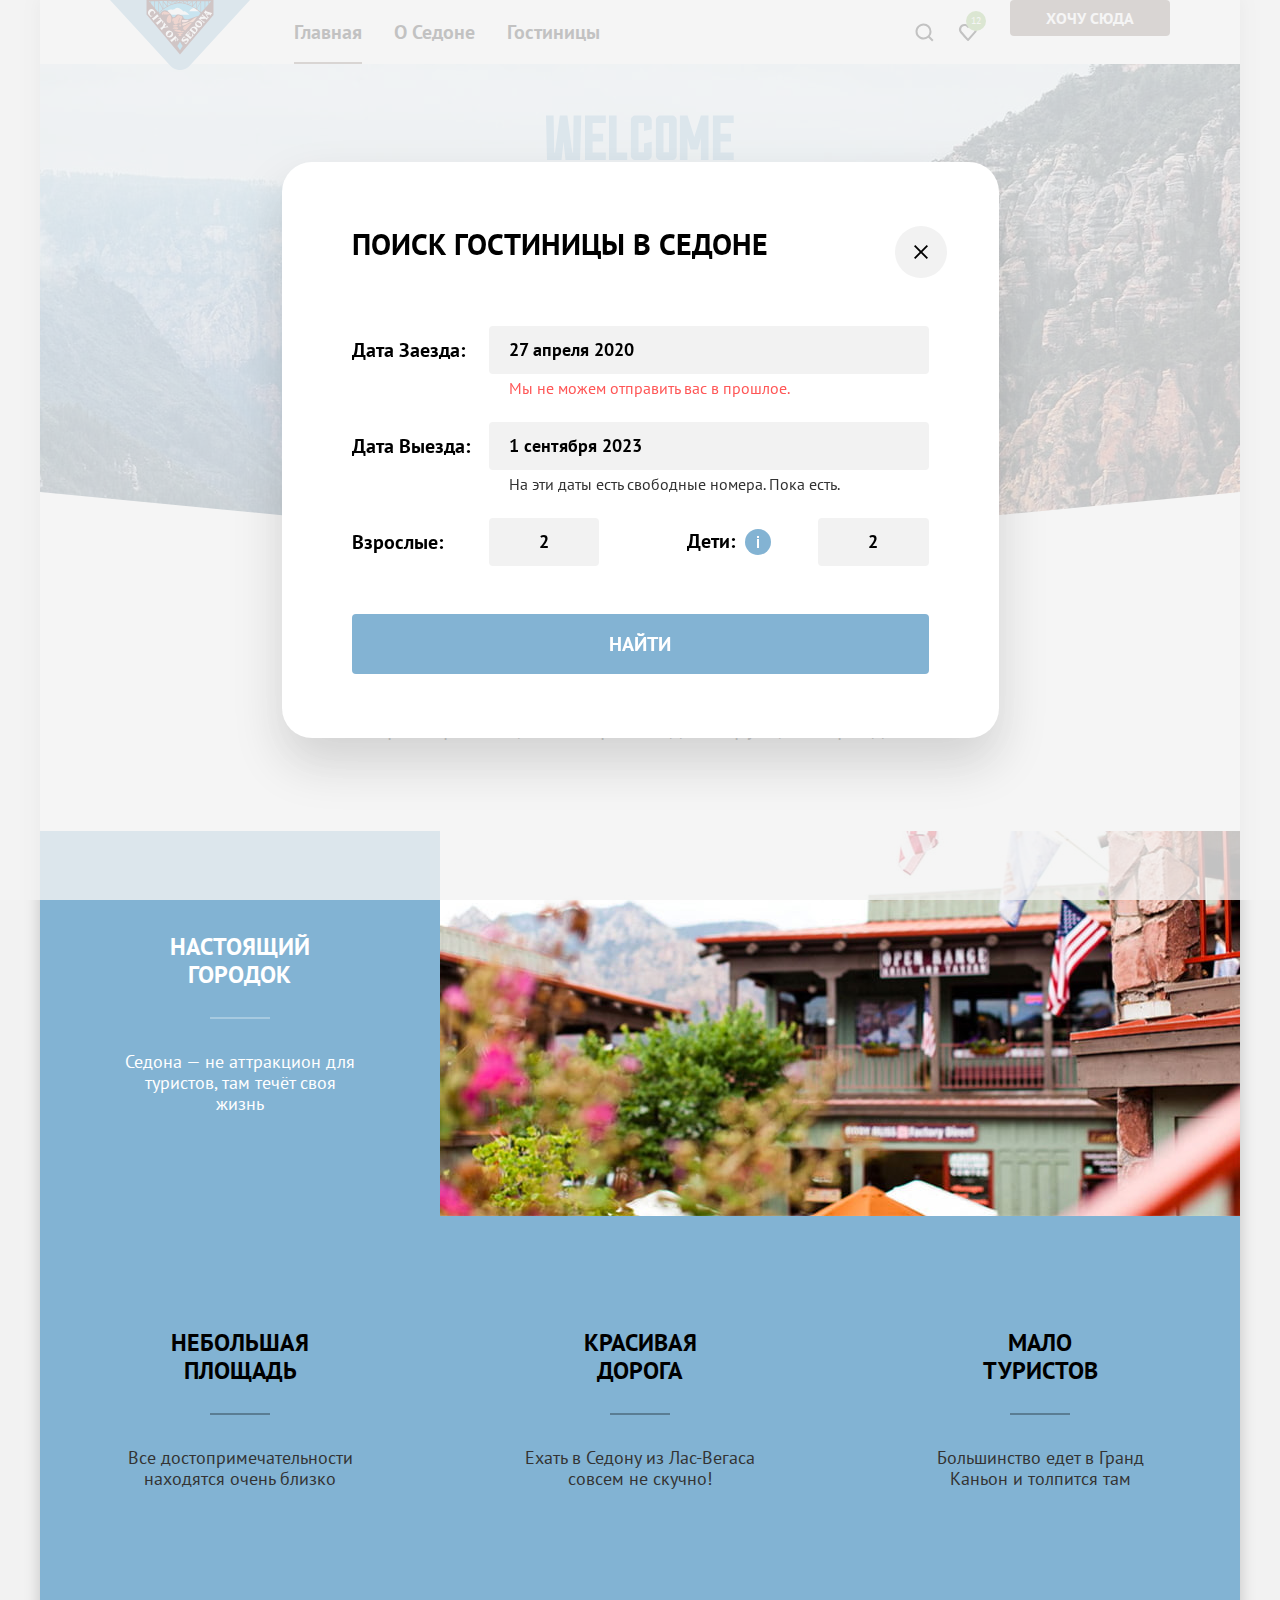
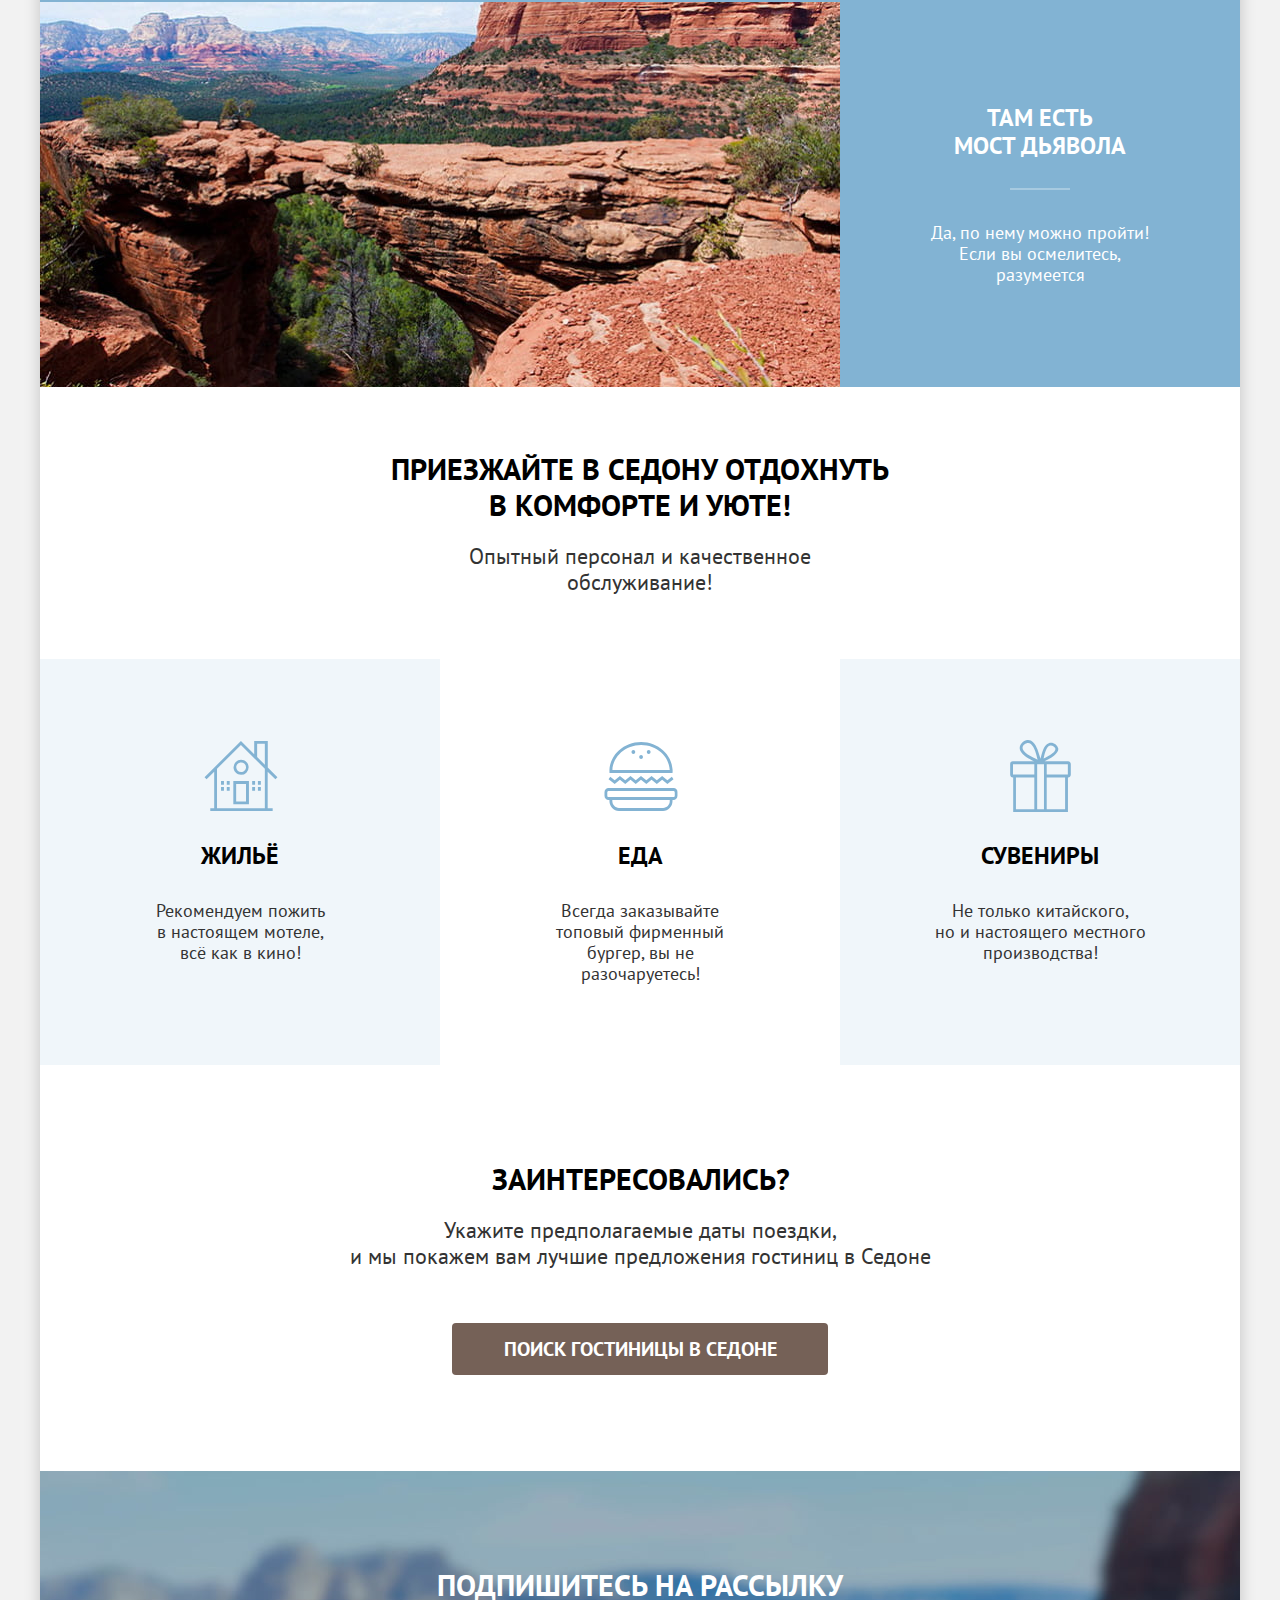
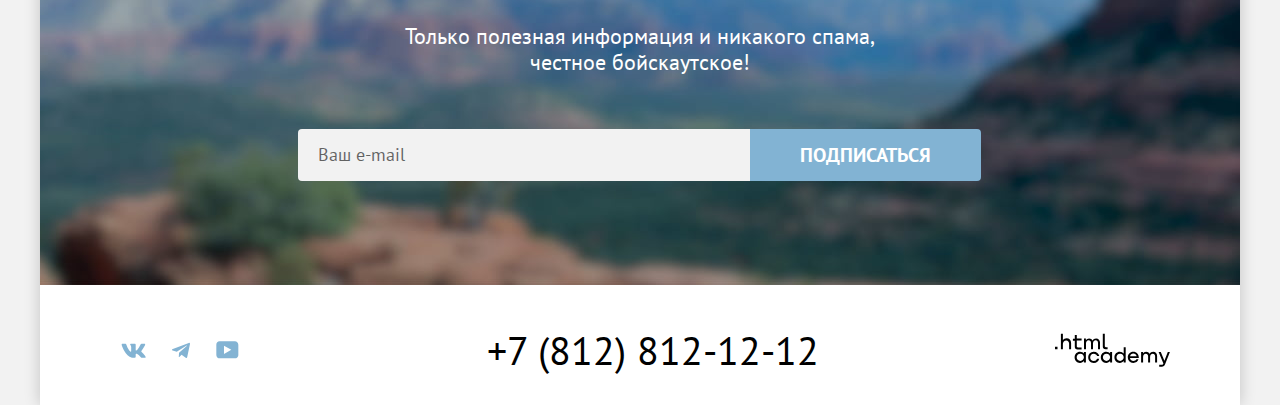
<file: modal.html>
<!DOCTYPE html>
<html lang="ru">
  <head>
    <meta charset="utf-8">
    <title>HTML Academy: Седона</title>
    <link rel="stylesheet" href="styles/styles.css">
    <link rel="icon" type="image/png" sizes="32x32" href="images/favicon.png">
  </head>
  <body>
    <header class="page-header" data-test="header">
      <nav class="navigation">
        <a class="logo-link" href="#">
          <img class="logo-image" src="images/logo.svg" width="140" height="70" alt="Логотип Седоны">
        </a>
        <ul class="navigation-list">
          <li class="navigation-item">
            <a class="navigation-link navigation-link-current" href="#">Главная</a>
          </li>
          <li class="navigation-item">
            <a class="navigation-link" href="#">О Седоне</a>
          </li>
          <li class="navigation-item">
            <a class="navigation-link" href="catalog.html">Гостиницы</a>
          </li>
        </ul>
        <ul class="navigation-list navigation-user">
          <li class="navigation-item">
            <a class="navigation-link navigation-icon icon-search" href="catalog.html">
              <span class="visually-hidden">Поиск</span>
            </a>
          </li>
          <li class="navigation-item">
            <a class="navigation-link navigation-icon icon-like" href="#">
              <span class="visually-hidden">Избранное</span>
              <span class="likes-number">12</span>
            </a>
          </li>
          <li class="navigation-item">
            <a class="button navigation-button" href="#">Хочу сюда</a>
          </li>
        </ul>
      </nav>
    </header>
    <main class="main-container main-index" data-test="main">
      <section class="hero" data-test="hero">
        <h1 class="visually-hidden">Седона</h1>
        <img class="hero-image" src="images/welcome.svg" width="458" height="352" alt="Добро пожаловать в Седону.">
      </section>
      <section class="advantages" data-test="advantages">
        <h2 class="advantages-title">Седона — небольшой городок в Аризоне, заслуживающий большего! </h2>
        <p class="advantages-reasons">Рассмотрим причины, по которым Седона круче, чем Гранд-Каньон!</p>
        <ul class="advantages-list">
          <li class="advantages-item big-item">
            <div class="advantages-wrap">
            <h3 class="advantages-subtitle">Настоящий городок</h3>
            <p class="advantages-text advantages-text-light">Седона — не аттракцион для туристов, там течёт своя жизнь</p>
          </div>
            <img class="advantages-image" src="images/advantages-photo-1.jpg" width="800" height="385" alt="Вид на дома Седоны">
          </li>
          <li class="advantages-item advantages-light">
            <h3 class="advantages-subtitle">Небольшая площадь</h3>
            <p class="advantages-text">Все достопримечательности находятся очень близко</p>
          </li>
          <li class="advantages-item advantages-medium">
            <h3 class="advantages-subtitle">Красивая дорога</h3>
            <p class="advantages-text">Ехать в Седону из Лас-Вегаса совсем не скучно!</p>
          </li>
          <li class="advantages-item advantages-light">
            <h3 class="advantages-subtitle">Мало туристов</h3>
            <p class="advantages-text">Большинство едет в Гранд Каньон и толпится там</p>
          </li>
          <li class="advantages-item big-item">
            <div class="advantages-wrap">
            <h3 class="advantages-subtitle">Там есть <br>мост дьявола</h3>
            <p class="advantages-text advantages-text-light">Да, по нему можно пройти! Если вы осмелитесь, разумеется</p>
          </div>
            <img class="advantages-image" src="images/advantages-photo-2.jpg" width="800" height="385" alt="Вид на мост дьявола">
          </li>
        </ul>
      </section>
      <section class="services">
        <h2 class="services-title">Приезжайте в Седону отдохнуть в комфорте и уюте!</h2>
        <p class="services-description">Опытный персонал и качественное обслуживание!</p>
        <ul class="services-list">
          <li class="services-item">
            <h3 class="services-subtitle services-icon services-icon-home">Жильё</h3>
            <p class="services-text">Рекомендуем пожить <br>в настоящем мотеле, <br>всё как в кино!</p>
          </li>
          <li class="services-item">
            <h3 class="services-subtitle services-icon services-icon-food">Еда</h3>
            <p class="services-text">Всегда заказывайте <br>топовый фирменный бургер, вы не разочаруетесь!</p>
          </li>
          <li class="services-item">
            <h3 class="services-subtitle services-icon services-icon-souvenir">Сувениры</h3>
            <p class="services-text">Не только китайского, <br>но и настоящего местного производства!</p>
          </li>
        </ul>
      </section>
      <section class="search" data-test="search">
        <h2>Заинтересовались?</h2>
        <p>Укажите предполагаемые даты поездки,<br> и мы покажем вам лучшие предложения гостиниц в Седоне</p>
        <a class="button button-all" href="#">Поиск гостиницы в Седоне</a>
      </section>
      <section class="newsletter" data-test="subscribe">
        <h2>Подпишитесь на рассылку</h2>
        <p>Только полезная информация и никакого спама, честное бойскаутское!</p>
        <form class="newsletter-form" action="https://echo.htmlacademy.ru/" method="post">
          <label class="visually-hidden" for="newsletter-email">Ваш email</label>
          <input class="field" id="newsletter-email" type="email" placeholder="Ваш e-mail" name="newsletter-email" >
          <button class="button newsletter-button" type="submit">Подписаться</button>
        </form>
      </section>
    </main>
    <footer class="page-footer" data-test="footer">
      <h2 class="visually-hidden">Контакты</h2>
      <ul class="social-list">
        <li class="social-item">
          <a class="social-link" href="https://vk.com/htmlacademy">
            <svg class="social-icon" aria-hidden="true" focusable="false" xmlns="http://www.w3.org/2000/svg" width="25" height="15" fill="none" viewBox="0 0 25 15"><path fill-rule="evenodd" d="M24.12 1.8c.16-.54 0-.94-.8-.94H20.7c-.67 0-.98.34-1.15.73 0 0-1.33 3.2-3.22 5.27-.61.6-.9.8-1.23.8-.16 0-.41-.2-.41-.75v-5.1c0-.66-.19-.95-.74-.95H9.82c-.42 0-.67.3-.67.59 0 .62.95.76 1.04 2.51v3.8c0 .83-.15.98-.48.98-.9 0-3.06-3.2-4.34-6.88-.25-.72-.5-1-1.18-1H1.57c-.75 0-.9.34-.9.73 0 .68.89 4.07 4.14 8.55 2.17 3.06 5.23 4.72 8 4.72 1.68 0 1.88-.37 1.88-1v-2.32c0-.74.16-.88.7-.88.38 0 1.05.19 2.6 1.66 1.79 1.75 2.08 2.54 3.08 2.54h2.63c.75 0 1.12-.37.9-1.1-.23-.72-1.08-1.77-2.2-3.02-.62-.71-1.54-1.48-1.82-1.86-.39-.5-.28-.71 0-1.15 0 0 3.2-4.42 3.54-5.93Z" clip-rule="evenodd"/></svg>
            <span class="visually-hidden">Вконтакте</span>
          </a>
        </li>
        <li class="social-item">
          <a class="social-link" href="https://t.me/htmlacademy">
            <svg class="social-icon" aria-hidden="true" focusable="false" xmlns="http://www.w3.org/2000/svg" width="18" height="17" fill="none" viewBox="0 0 18 17"><path d="M16.79.96.84 7.1c-1.09.44-1.08 1.05-.2 1.32l4.1 1.28 9.47-5.98c.44-.27.85-.13.52.17l-7.68 6.93-.28 4.22c.41 0 .6-.2.83-.41l1.99-1.94 4.13 3.06c.77.42 1.31.2 1.5-.71l2.72-12.8c.28-1.1-.43-1.61-1.16-1.28Z"/></svg>
            <span class="visually-hidden">Телеграм</span>
          </a>
        </li>
        <li class="social-item">
          <a class="social-link" href="https://www.youtube.com/user/htmlacademyru">
            <svg class="social-icon" aria-hidden="true" focusable="false" xmlns="http://www.w3.org/2000/svg" width="23" height="18" fill="none" viewBox="0 0 23 18"><path d="M18.94.36H3.51C1.65.36.33 1.95.33 3.76v10.09c0 1.91 1.32 3.5 3.18 3.5h15.65c1.64 0 3.17-1.59 3.17-3.4V3.76c-.22-1.8-1.53-3.4-3.39-3.4ZM7.99 12.89V4.82l7.34 4.04-7.34 4.03Z"/></svg>
            <span class="visually-hidden">Ютуб</span>
          </a>
        </li>
      </ul>
      <a class="contact-phone" href="tel:+78128121212">+7 (812) 812-12-12</a>
      <a class="htmlacademy-link" href="https://htmlacademy.ru/">
        <svg class="html-academy-logo" role="img" aria-label="логотип разработчика HTML Academy" xmlns="http://www.w3.org/2000/svg" width="115" height="34" fill="none" viewBox="0 0 115 34"><path  d="M0 13.72v2.6h2.5v-2.6H0ZM11.6 5.32c-1.6 0-2.8.7-3.6 1.7h-.1V.82h-2v15.5h2v-5.3c0-2.1 1.3-3.6 3.3-3.6 1.8 0 2.9 1.4 2.9 3.2v5.7h2v-6.1c.1-3-1.8-4.9-4.5-4.9ZM26.6 5.62h-4.8v-3.7h-2v3.8h-1.9v2h1.9v6c0 1.7 1 2.7 2.7 2.7h4.1v-2h-3.7c-.7 0-1.1-.4-1.1-1.1v-5.7h4.8v-2ZM41.1 5.42c-1.6 0-2.9.8-3.5 2.1h-.1c-.6-1.2-1.8-2.1-3.4-2.1-1.4 0-2.5.8-3.1 1.8h-.1v-1.6H29v10.6h2v-5.4c0-2 1-3.5 2.6-3.5 1.5 0 2.4 1 2.4 2.6v6.3h2v-5.6c0-2.4 1.4-3.3 2.6-3.3 1.5 0 2.4 1 2.4 2.6v6.3h2v-6.5c.1-2.5-1.4-4.3-3.9-4.3ZM47.8 13.52c0 1.7 1 2.7 2.8 2.7h2v-2h-1.7c-.7 0-1.1-.4-1.1-1.1V.82h-2v12.7ZM28.9 20.52c-.9-1.1-2.2-1.8-3.9-1.8-3.1 0-5.4 2.3-5.4 5.6s2.3 5.6 5.4 5.6c1.8 0 3-.8 3.8-1.9h.1v1.6h2v-10.6h-2v1.5Zm-3.6 7.4c-2.2 0-3.6-1.6-3.6-3.6s1.4-3.6 3.6-3.6 3.6 1.6 3.6 3.6c0 1.9-1.4 3.6-3.6 3.6ZM44.2 22.82c-.5-2.4-2.6-4.1-5.4-4.1a5.4 5.4 0 0 0-5.6 5.6c0 3.1 2.2 5.6 5.6 5.6 2.8 0 4.9-1.8 5.4-4.2h-2.1a3.4 3.4 0 0 1-3.3 2.3c-2.2 0-3.6-1.6-3.6-3.6s1.4-3.6 3.6-3.6c1.6 0 2.8 1 3.3 2.2h2.1v-.2ZM55.1 20.52c-.9-1.1-2.2-1.8-3.9-1.8-3.1 0-5.4 2.3-5.4 5.6s2.3 5.6 5.4 5.6c1.8 0 3-.8 3.8-1.9h.1v1.6h2v-10.6h-2v1.5Zm-3.6 7.4c-2.2 0-3.6-1.6-3.6-3.6s1.4-3.6 3.6-3.6 3.6 1.6 3.6 3.6c0 1.9-1.5 3.6-3.6 3.6ZM68.7 20.62c-.9-1.1-2.2-1.9-3.9-1.9-3.1 0-5.4 2.3-5.4 5.6s2.2 5.6 5.4 5.6c1.7 0 3-.8 3.8-1.8h.1v1.5h2v-15.4h-2v6.4Zm-3.6 7.3c-2.2 0-3.6-1.6-3.6-3.6s1.4-3.6 3.6-3.6 3.6 1.6 3.6 3.6c-.1 2-1.5 3.6-3.6 3.6ZM78.3 18.72c-3.3 0-5.5 2.5-5.5 5.6 0 3 2.1 5.6 5.5 5.6 2.5 0 4.5-1.3 5.2-3.6h-2.1c-.5 1-1.6 1.6-3 1.6-1.9 0-3.3-1.3-3.4-2.9h8.8c.2-3.6-2-6.3-5.5-6.3Zm0 1.9c1.7 0 3 1 3.3 2.6h-6.5c.3-1.5 1.5-2.6 3.2-2.6ZM98.2 18.72c-1.6 0-2.9.8-3.6 2h-.1c-.6-1.2-1.8-2-3.4-2-1.4 0-2.5.7-3.1 1.8v-1.5h-1.9v10.6h2v-5.4c0-2 1-3.4 2.6-3.5 1.5 0 2.4 1 2.4 2.6v6.3h2v-5.6c0-2.4 1.4-3.3 2.6-3.3 1.5 0 2.4 1 2.4 2.6v6.3h2v-6.5c.1-2.6-1.4-4.4-3.9-4.4ZM109.4 27.82l-3.6-8.9h-2.2l4.8 11.6c-.3.9-.7 1.2-1.7 1.2h-2.5v2h2.5c1.8 0 2.8-.8 3.5-2.6l4.7-12.2h-2.1l-3.4 8.9Z"/></svg>
        <span class="visually-hidden">Логотип HTML академии</span>
      </a>
    </footer>
    <div class="modal-container">
      <div class="modal modal-search" data-test="modal">
        <button type="button" class="modal-close-button">
          <span class="visually-hidden">Закрыть</span>
          <svg class="close-icon" aria-hidden="true" focusable="false" xmlns="http://www.w3.org/2000/svg" width="14" height="14" fill="none" viewBox="0 0 14 14"><path  d="M14 1.3 12.7 0 7 5.7 1.3 0 0 1.3 5.7 7 0 12.7 1.3 14 7 8.3l5.7 5.7 1.3-1.3L8.3 7 14 1.3Z"/></svg>
        </button>
        <section class="modal-content">
          <h2 class="modal-title">Поиск гостиницы в Седоне</h2>
          <form class="search-form" action="https://echo.htmlacademy.ru/" method="post">
            <div class="search-form-group">
              <div class="search-group">
                <label class="search-label label-check-in" for="check-in-data">Дата Заезда:</label>
                <input class="field search-field" id="check-in-data" name="check-in-data" type="text" value="27 апреля 2020" placeholder="Укажите дату" required>
              </div>
              <p class="warning check-in-warning">Мы не можем отправить вас в прошлое.</p>
            </div>
            <div class="search-form-group">
              <div class="search-group">
                <label class="search-label label-check-out" for="check-out-data">Дата Выезда:</label>
                <input class="field search-field" id="check-out-data" name="check-out-data" type="text" value="1 сентября 2023" placeholder="Укажите дату" required>
              </div>
              <p class="warning check-out-warning">На эти даты есть свободные номера. Пока есть.</p>
            </div>
            <div class="counter-form-group">
            <div class="counter-group adults-counter">
              <label class="counter-label" for="adults-count">Взрослые:</label>
              <div class="input-group">
                <input class="field adults-count-field" id="adults-count" type="number" name="adults-count" value="2" step="1" max="100">
                <svg class="minus-icon" role="button" xmlns="http://www.w3.org/2000/svg" width="20" height="20" fill="none" viewBox="0 0 20 20"><path d="M3 9v2h14V9H3Z"/></svg>
                <svg class="plus-icon" role="button" xmlns="http://www.w3.org/2000/svg" width="20" height="20" fill="none" viewBox="0 0 20 20"><path d="M17 9h-6V3H9v6H3v2h6v6h2v-6h6V9Z"/></svg>
              </div>
            </div>

            <div class="counter-group children-counter">
              <span class="form-label">
                <label class="counter-label" for="children-count">Дети:</label>
                <span class="tooltip">
                  <button type="button" class="tooltip-toggle" aria-labelledby="tooltip-label-date">
                    <svg  class="tooltip-icon" xmlns="http://www.w3.org/2000/svg" width="26" height="26" fill="none" viewBox="0 0 26 26"><circle cx="13" cy="13" r="13" fill="#83B3D3"/><path d="M12 7h2v2h-2V7Zm2 12h-2v-9h2v9Z" clip-rule="evenodd"/></svg>
                  </button>
                  <span class="tooltip-text" role="tooltip" id="tooltip-label-date">Укажите количество детей, которые будут с вами, возраст которых от 6 до 18 лет. Дети до 6 лет размещаются бесплатно.</span>
                </span>
              </span>
              <div class="input-group">
                <input class="field children-count-field" id="children-count" type="number" name="children-count" value="2" step="1" max="100">
                <svg class="minus-icon" role="button" xmlns="http://www.w3.org/2000/svg" width="20" height="20" fill="none" viewBox="0 0 20 20"><path d="M3 9v2h14V9H3Z"/></svg>
                <svg class="plus-icon" role="button" xmlns="http://www.w3.org/2000/svg" width="20" height="20" fill="none" viewBox="0 0 20 20"><path d="M17 9h-6V3H9v6H3v2h6v6h2v-6h6V9Z"/></svg>
              </div>
            </div>
          </div>
            <button type="submit" class="button modal-search-button">Найти</button>
          </form>
        </section>
      </div>
    </div>
  </body>
</html>
</file>
<file: styles/styles.css>
@font-face {
  font-family: "PT Sans";
  font-style: normal;
  font-weight: 400;
  src: url("../fonts/ptsans-400.woff2") format("woff2");
  font-display: swap;
}

@font-face {
  font-family: "PT Sans";
  font-size: normal;
  font-weight: 700;
  src: url("../fonts/ptsans-700.woff2") format("woff2");
  font-display: swap;
}

html {
  margin-left: auto;
  margin-right: auto;
  background-color: #f2f2f2;
  height: 100%;
}

*, *::before, *::after{
  box-sizing: border-box;
}

body {
  font-family: "PT Sans", sans-serif;
  width: 1200px;
  margin: 0 auto;
  font-size: 18px;
  line-height: 21px;
  font-weight: 400;
  font-style: normal;
  background-color: #ffffff;
  color: #000000;
  display: flex;
  flex-direction: column;
  min-height: 100%;
  box-shadow: 0 0 15px 0 rgba(0, 0, 0, 0.2);
}

.visually-hidden {
  position: absolute;
  width: 1px;
  height: 1px;
  margin: -1px;
  padding: 0;
  border: 0;
  clip: rect(0 0 0 0);
  overflow: hidden;
}

.button {
  display: inline-block;
  -webkit-appearance: none;
          appearance: none;
  text-decoration: none;
  font-family: inherit;
  font-size: 16px;
  line-height: 20px;
  font-weight: 700;
  text-transform: uppercase;
  text-align: center;
  color: #ffffff;
  border: none;
  border-radius: 4px;
  cursor: pointer;
}

.page-header {
  color: #000000;
}

.navigation {
  display: flex;
  column-gap: 30px;
  width: 1060px;
  margin: 0 auto;
}

.logo-link  {
  width: 138px;
}

.logo-link:hover,
.logo-link:active {
  opacity: 0.5;
}

.logo-image {
  display: block;
  position: absolute;
}

.navigation-list {
  display: flex;
  flex-wrap: wrap;
  align-items: flex-start;
  list-style-type: none;
  margin: 0;
  padding: 0;
  width: 460px;
}

.navigation-link {
  position: relative;
  display: block;
  padding: 20px 16px;
  font-weight: 700;
  font-size: 20px;
  line-height: 24px;
  color: #000000;
  text-align: center;
  text-decoration: none;
}

.navigation-link:hover,
.navigation-link:active {
  opacity: 0.5;
}

.navigation-link-current::after {
  content: "";
  position: absolute;
  right: 16px;
  bottom: 0;
  left: 16px;
  height: 2px;
  background-color: #756257;
}

.navigation-icon {
  display: block;
  width: 44px;
  height: 64px;
  margin: 0 auto;
  background-repeat: no-repeat;
  background-position: center;
}

.icon-search {
  background-image: url("../images/search.svg");
}

.icon-like {
  background-image: url("../images/like.svg");
}

.navigation-user {
  justify-content: flex-end;
  align-items: flex-start;
  max-width: 320px;
  margin-left: auto;
}

.navigation-user .navigation-link {
  min-width: 20px;
  min-height: 20px;
}

.likes-number {
  display: flex;
  justify-content: center;
  align-items: center;
  border-radius: 50%;
  width: 20px;
  height: 20px;
  font-weight: 400;
  font-size: 10px;
  line-height: 10px;
  color: #ffffff;
  background-color: #7DB54F;
  position: relative;
  top: -9px;
  left: 4px;
}

.navigation-item-button {
  height: 64px;
  padding: 14px 0;
}

.navigation-button {
  width: 160px;
  padding: 8px 34px;
  background-color: #756157;
  margin-left: 20px;
  border-radius: 4px;
}

.navigation-button:not(:disabled):hover {
  background-color: #615048;
}

.navigation-button:not(:disabled):active {
  background-color: #756157;
  color: rgba(255, 255, 255, 0.3);
}

.navigation-button:disabled {
  background-color: #E5E5E5;
  color: rgba(255, 255, 255, 0.3);
}

.main-container {
  flex-grow: 1;
}

.hero {
  padding-top: 51px;
  padding-bottom: 82px;
  background-image: url("../images/divider.svg"), url("../images/background-hero.jpg");
  background-size: 100% auto, cover;
  background-repeat: no-repeat;
  background-position: left bottom, left top;
  background-color: #84929e;
}

.hero-image {
  display: block;
  width: 458px;
  margin: 0 auto;
}

.advantages-title {
  width: 627px;
  margin: 0 auto;
  margin-top: 69px;
  margin-bottom: 25px;
  font-size: 30px;
  line-height: 36px;
  text-align: center;
  text-transform: uppercase;
}

.advantages-reasons {
  min-width: 651px;
  margin: 0 auto;
  margin-bottom: 90px;
  font-size: 22px;
  line-height: 26px;
  color: #333333;
  text-align: center;
}

.advantages-list {
  display: flex;
  flex-wrap: wrap;
  list-style-type: none;
  margin: 0;
  padding: 0;
  margin-bottom: 64px;
}

.advantages-item {
  display: flex;
  flex-direction: column;
  flex-grow: 1;
  width: 400px;
  background-color: #82B3D3;
  padding: 113px 85px;
}

.little-item {
  background-color: rgba(131, 179, 211, 0.12)
}

.little-item:nth-child(odd) {
  background-color: rgba(131, 179, 211, 0.2);
}

.big-item {
  display: flex;
  flex-direction: row;
  width: 1200px;
  padding: 0;
}

.big-item:nth-last-child(1) {
  flex-direction: row-reverse;
}

.advantages-wrap {
  width: 33.33%;
  color: #ffffff;
  padding: 102px 85px;
}

.advantages-image {
  width: 66.66%;
}

.advantages-subtitle {
  width: 175px;
  margin: 0 auto;
  padding: 0;
  margin-bottom: 62px;
  font-size: 24px;
  line-height: 28px;
  text-align: center;
  text-transform: uppercase;
  position: relative;
}

.advantages-subtitle::after {
  content: "";
  position: absolute;
  width: 60px;
  bottom: -30px;
  left: 50%;
  margin-left: -30px;
  border-bottom: 2px solid rgba(0, 0, 0, 0.3);
}

.advantages-wrap .advantages-subtitle::after {
  border-bottom: 2px solid rgba(255, 255, 255, 0.3);
}

.advantages-text {
  width: 230px;
  margin: 0 auto;
  color: #333333;
  text-align: center;
}

.advantages-text-light {
  color: #ffffff;
}

.services-title {
  width: 505px;
  margin: 0 auto;
  margin-bottom: 20px;
  font-size: 30px;
  line-height: 36px;
  text-align: center;
  text-transform: uppercase;
}

.services-description {
  width: 490px;
  margin: 0 auto;
  margin-bottom: 64px;
  font-size: 22px;
  line-height: 26px;
  color: #333333;
  text-align: center;
}

.services-list {
  display: flex;
  flex-wrap: wrap;
  list-style-type: none;
  margin: 0;
  padding: 0;
}

.services-item {
  display: flex;
  flex-direction: column;
  flex-grow: 1;
  padding: 81px 85px;
}

.services-item:nth-child(odd) {
  background-color: rgba(131, 179, 211, 0.12);
}

.services-subtitle {
  width: 230px;
  margin: 0 auto;
  margin-bottom: 30px;
  font-size: 24px;
  line-height: 28px;
  text-align: center;
  text-transform: uppercase;
}

.services-icon::before {
  content: "";
  display: block;
  width: 75px;
  height: 72px;
  margin: 0 auto;
  margin-bottom: 30px;
  background-size: contain;
  background-repeat: no-repeat;
  background-position: center;
}

.services-icon-home::before {
  background-image: url("../images/home.svg");
}

.services-icon-food::before {
  background-image: url("../images/food.svg");
}

.services-icon-souvenir::before {
  background-image: url("../images/souvenir.svg");
}

.services-text {
  width: 230px;
  margin: 0 auto;
  text-align: center;
  color: #333333;
}

.search {
  padding: 96px 304px;
}

.search h2 {
  width: 297px;
  margin: 0 auto;
  margin-bottom: 20px;
  font-size: 30px;
  line-height: 36px;
  text-align: center;
  text-transform: uppercase;
}

.search p {
  width: 592px;
  margin: 0 auto;
  margin-bottom: 54px;
  font-size: 22px;
  line-height: 26px;
  color: #333333;
  text-align: center;
}

.button-all {
  display: block;
  width: 376px;
  margin: 0 auto;
  padding: 8px 50px;
  font-size: 20px;
  line-height: 36px;
  background-color: #756157;
}

.button-all:not(:disabled):hover {
  background-color: #615048;
}

.button-all:not(:disabled):active {
  background-color: #756157;
  color: rgba(255, 255, 255, 0.3);
}

.button-all:disabled {
  background-color: #E5E5E5;
  color: rgba(255, 255, 255, 0.3);
}

.newsletter {
  padding-top: 96px;
  padding-bottom: 104px;
  background-image: url("../images/newsletter-image.jpg");
  background-size: cover;
  background-repeat: no-repeat;
  background-color: #84929e;
}

.newsletter h2 {
  min-width: 404px;
  margin: 0 auto;
  margin-bottom: 20px;
  font-size: 30px;
  line-height: 36px;
  color: #ffffff;
  text-align: center;
  text-transform: uppercase;
}

.newsletter p {
  width: 475px;
  margin: 0 auto;
  margin-bottom: 54px;
  font-size: 22px;
  line-height: 26px;
  color: #ffffff;
  text-align: center;
}

.newsletter-form {
  display: flex;
  width: 684px;
  margin: 0 auto;
}

.field {
  width: 452px;
  margin: 0;
  padding: 14px 20px;
  font-family: inherit;
  font-size: 18px;
  line-height: 24px;
  color: rgba(0, 0, 0);
  background-color: #F2F2F2;
  border: none;
  border-radius: 4px 0 0 4px;
}

.field:hover {
  background-color: #E6E6E6;
}

.field:active {
  background-color: #F2F2F2;
}

.field:focus {
  background-color: #E6E6E6;
  outline: 3px solid #83B3D3;
}

.field::placeholder {
  color: rgba(0, 0, 0, 0.6);
}

.newsletter-button {
  padding: 8px 50px;
  font-size: 20px;
  line-height: 36px;
  background-color: #82B3D3;
  border-radius: 0 4px 4px 0;
}

.newsletter-button:not(:disabled):hover {
  background-color: #68A2CA;
}

.newsletter-button:not(:disabled):active {
  background-color: #82B3D3;
  color: rgba(255, 255, 255, 0.3);
}

.newsletter-button:disabled {
  background-color: #E5E5E5;
  color: rgba(255, 255, 255, 0.3);
}

.page-footer {
  display: flex;
  justify-content: space-between;
  padding: 40px 70px 30px;
}

.social-list {
  display: flex;
  flex-wrap: wrap;
  list-style-type: none;
  margin: 0;
  padding: 0;
  padding-top: 5px;
  padding-bottom: 5px;
  width: 142px;
}

.social-link {
  position: relative;
  display: flex;
  justify-content: center;
  align-items: center;
  width: 47px;
  height: 40px;
}

.social-link .social-icon {
  position: absolute;
  top: 0;
  right: 0;
  bottom: 0;
  left: 0;
  margin: auto;
  fill: #83B3D3;
}

.social-link:hover .social-icon,
.social-link:focus .social-icon {
  fill: #68A2CA;
}

.social-link:active .social-icon {
  fill: #68A2CA;
  fill-opacity: 0.3;
}

.contact-phone {
  display: block;
  padding-top: 5px;
  padding-bottom: 5px;
  width: 333px;
  font-size: 40px;
  line-height: 40px;
  color: #000000;
  text-decoration: none;
}

.contact-phone:hover,
.contact-phone:focus {
  color: #756157;
}

.contact-phone:active {
  color: #756157;
  opacity: 0.3;
}

.htmlacademy-link {
  display: flex;
  justify-content: center;
  align-items: center;
  min-width: 115px;
  min-height: 33px;
}

.htmlacademy-link .html-academy-logo {
  fill: #000000;
}

.htmlacademy-link:hover .html-academy-logo,
.htmlacademy-link:focus .html-academy-logo {
  fill: #756157;
}

.htmlacademy-link:active .html-academy-logo {
  fill: #756157;
  fill-opacity: 0.3;
}

.modal-container {
  position: fixed;
  top: 0;
  left: 0;
  display: flex;
  width: 100%;
  height: 100%;
  background-color: rgba(242, 242, 242, 0.8);
}

.modal-container-close {
  display: none;
}

.modal {
  position: relative;
  margin: auto;
  padding: 64px 70px;
  background-color: #ffffff;
  border-radius: 30px;
  box-shadow: 0 25px 50px rgba(0, 0, 0, 0.15);
}

.modal-search {
  width: 717px;
}

.modal-close-button {
  position: absolute;
  padding: 0;
  top: 64px;
  right: 52px;
  width: 52px;
  height: 52px;
  background-color: #F2F2F2;
  border: none;
  border-radius: 50%;
  cursor: pointer;
}

.modal-close-button .close-icon {
  position: absolute;
  transform: translateX(-50%) translateY(-50%);
  fill: #000000;
}

.modal-close-button:active .close-icon {
  fill: rgba(0, 0, 0, 0.3);
}

.modal-close-button:hover {
  background-color: #E6E6E6;
}

.modal-close-button:active {
  background-color: #E5E5E5;
}

.modal-close-button:focus {
  background-color: #E5E5E5;
  outline: 3px solid #83B3D3;
}

.modal-title {
  width: 526px;
  margin: 0;
  margin-bottom: 64px;
  font-size: 30px;
  line-height: 36px;
  font-weight: 700;
  color: #000000;
  text-transform: uppercase;
}

.search-group {
  display: flex;
  width: 577px;
  height: 48px;
  margin-bottom: 4px;
  position: relative;
}

.search-label {
  width: 137px;
  font-size: 20px;
  line-height: 24px;
  font-weight: 700;
  color: #000000;
}

.label-check-in {
  padding: 12px 24px;
  padding-left: 0;
}

.label-check-out {
  padding: 12px 18px;
  padding-left: 0;
}

.search-field {
  width: 440px;
  padding: 12px 20px;
  border-radius: 4px;
  font-weight: 700;
}

.button-calendar {
  position: absolute;
  width: 20px;
  height: 20px;
  top: 50%;
  transform: translateY(-50%);
  right: 20px;
  background-color: transparent;
  border: none;
  background-image: url("../images/calendar.svg");
  background-repeat: no-repeat;
  cursor: pointer;
}

.warning {
  margin: 0;
  margin-left: 137px;
  margin-bottom: 23px;
  padding: 0 20px;
  font-size: 16px;
  line-height: 21px;
}

.check-in-warning {
  color: #FF5757;
}

.check-out-warning {
  color: #333333;
}

.counter-form-group {
  display: flex;
  gap: 88px;
  width: 577px;
  height: 48px;
  margin-bottom: 48px;
}

.counter-group {
  display: flex;
}

.adults-counter {
  width: 247px;
}

.children-counter {
  width: 242px;
}

.counter-label {
  font-size: 20px;
  line-height: 24px;
  font-weight: 700;
}

.adults-counter .counter-label {
  width: 137px;
  padding: 12px 46px;
  padding-left: 0;
}

.form-label {
  width: 131px;
  padding: 11px 46px;
  padding-left: 0;
}

.tooltip {
  position: absolute;
  margin-left: 10px;
  width: 26px;
  height: 26px;
}

.tooltip-toggle {
  border: none;
  background-color: transparent;
  padding: 0;
  margin: 0;
  display: block;
}

.tooltip-icon {
  width: 100%;
  height: 100%;
  fill: #ffffff;
  display: block;
}

.tooltip-text {
  width: 256px;
  height: 143px;
  padding: 19px 18px 18px 22px;
  font-size: 16px;
  line-height: 20px;
  font-weight: 400;
  text-transform: none;
  color: #ffffff;
  background-color: #333333;
  box-shadow: 0 15px 30px rgba(0, 0, 0, 0.3);
  border-radius: 10px;
  position: absolute;
  margin-bottom: 6px;
  top: 41px;
  left: 50%;
  transform: translateX(-50%);
  z-index: 1;
  display: none;
}

.tooltip-toggle:hover + .tooltip-text,
.tooltip-toggle:focus + .tooltip-text {
  display: block;
}

.tooltip-text::after {
  content:'';
  background-image: url("../images/tooltip-arrow.svg");
  width: 19px;
  height: 9px;
  position:absolute;
  bottom: 100%;
  left:0;
  right:0;
  margin-left: auto;
  margin-right: auto;
}

.adults-count-field,
.children-count-field {
  width: 110px;
  font-weight: 700;
  text-align: center;
  padding: 14px 40px;
  line-height: 20px;
  border-radius: 4px;
  -moz-appearance: textfield;
      appearance: textfield;
}

.children-count-field {
  width: 111px;
}

.adults-count-field::-webkit-outer-spin-button,
.adults-count-field::-webkit-inner-spin-button,
.children-count-field::-webkit-outer-spin-button,
.children-count-field::-webkit-inner-spin-button {
  -webkit-appearance: none;
          appearance: none;
  margin: 0;
}

.input-group {
  position: relative;
}

.minus-icon {
  position: absolute;
  padding: 0;
  width: 20px;
  height: 20px;
  top: 50%;
  transform: translateY(-50%);
  left: 10px;
  background-color: transparent;
  border: none;
  cursor: pointer;
}

.minus-icon svg {
  fill: rgba(117, 97, 87, 0.3);
}

.plus-icon {
  position: absolute;
  padding: 0;
  width: 20px;
  height: 20px;
  top: 50%;
  transform: translateY(-50%);
  right: 10px;
  background-color: transparent;
  border: none;
  cursor: pointer;
}

.plus-icon svg {
  fill: rgba(117, 97, 87, 0.3);
}

.minus-icon:hover svg,
.plus-icon:hover svg {
  fill: #000000;
}

.minus-icon:focus,
.plus-icon:focus {
  outline: 3px solid #82B3D3;
  border-radius: 4px;
}

.minus-icon:focus svg,
.plus-icon:focus svg {
  fill: #000000;
}

.minus-icon:active svg,
.plus-icon:active svg {
  fill: rgba(0, 0, 0, 0.2);
}

.modal-search-button {
  width: 100%;
  height: 60px;
  padding: 0;
  font-size: 20px;
  line-height: 24px;
  font-weight: 700;
  background-color: #83B3D3;
}

.modal-search-button:hover,
.modal-search-button:focus {
  background-color: #68A2CA;
}

.modal-search-button:active {
  color: rgb(255, 255, 255, 0.3);
  background-color: #68A2CA;
}

.catalog-filter {
  padding-top: 35px;
  padding-bottom: 70px;
  background-image: url("../images/background-inner.jpg");
  background-size: cover;
  background-repeat: no-repeat;
  color: #ffffff;
  background-color: #84929e;
}

.catalog-container {
  width: 1060px;
  margin: 0 auto;
}

.catalog-title {
  max-width: 495px;
  margin: 0;
  margin-bottom: 8px;
  margin-right: auto;
  font-size: 60px;
  line-height: 78px;
}

.breadcrumbs {
  display: flex;
  flex-wrap: wrap;
  min-width: 114px;
  margin: 0;
  padding: 0;
  margin-bottom: 40px;
  list-style-type: none;
}

.breadcrumbs-item {
  min-width: 13px;
  margin-right: 28px;
  position: relative;
}

.breadcrumbs-item::after {
  content: "";
  position: absolute;
  width: 8px;
  height: 20px;
  top: 0;
  left: calc(100% + 11px);
  background-image: url("../images/arrow.svg");
}

.breadcrumbs-item:last-child::after {
  content: none;
}

.breadcrumbs-link {
  font-size: 16px;
  line-height: 21px;
  color: #ffffff;
  text-decoration: none;
}

.breadcrumbs-home {
  display: block;
  width: 13px;
  height: 21px;
  margin: 0 auto;
  background-repeat: no-repeat;
  background-position: center;
  background-image: url("../images/breadcrumbs-home.svg");
}

.breadcrumbs-catalog {
  display: block;
}

.breadcrumbs-catalog:hover {
  color: rgba(255, 255, 255, 0.6);
}

.breadcrumbs-catalog:active {
  color: rgba(255, 255, 255, 0.3);
}

.catalog-filter-form {
  display: flex;
}

.catalog-filter-group {
  margin: 0;
  margin-bottom: 3px;
  padding: 0;
  border: none;
}

.group-1 {
  min-width: 150px;
  margin-right: 70px;
}

.group-2 {
  min-width: 150px;
  margin-right: auto;
}

.control {
  position: relative;
  display: block;
  padding-left: 36px;
  cursor: pointer;
}

.control-mark {
  position: absolute;
  top: 1.5px;
  left: 0;
  width: 20px;
  height: 20px;
  background-color: #ffffff;
  border-radius: 4px;
}

.control-input[type="radio"] + .control-mark {
  border-radius: 50%;
}

.control:hover .control-mark,
.control:hover .control-label {
  opacity: 0.6;
}

.control:active .control-mark,
.control:active .control-label {
  opacity: 0.3;
}
.control-input:focus + span {
  outline: 3px solid #83B3D3;
}

.control-input[type="checkbox"]:checked + .control-mark::before {
  position: absolute;
  top: 50%;
  left: 50%;
  transform: translateX(-50%) translateY(-50%);
  width: 12px;
  height: 10px;
  background-image: url("../images/checked-tick.svg");
  content: "";
}

.control-input[type="radio"]:checked + .control-mark::before {
  position: absolute;
  top: 50%;
  left: 50%;
  transform: translateX(-50%) translateY(-50%);
  width: 10px;
  height: 10px;
  background-color: #3F5E72;
  border-radius: 50%;
  content: "";
}

.catalog-filter-title {
  padding: 0;
  margin-bottom: 32px;
  font-weight: 700;
  font-size: 20px;
  line-height: 24px;
}

.catalog-filter-list {
  list-style-type: none;
  margin: 0;
  padding: 0;
}

.catalog-filter-item:not(:last-child) {
  margin-bottom: 16px;
}

.control-label {
  line-height: 23px;
}

.group-3 {
  width: 288px;
  margin-right: 70px;
  margin-bottom: 0;
}

.group-3 .catalog-filter-title {
  margin-bottom: 32px;
}

.range-wrapper-inputs {
  display: flex;
  gap: 2px;
  width: 288px;
  height: 48px;
  margin-bottom: 44px;
}

.catalog-filter-label {
  position: relative;
}

.filter-label-text {
  position: absolute;
  top: 50%;
  transform: translateY(-50%);
  right: 20px;
  line-height: 24px;
  color: rgba(0, 0, 0, 0.3);
}

.catalog-filter-label .max-price {
  border-radius: 0 4px 4px 0;
}

.range-input {
  padding: 12px 20px;
  width: 143px;
  height: 48px;
  font-weight: 700;
  color: #000000;
  -moz-appearance: textfield;
      appearance: textfield;
}

.range-input:focus {
  outline: 3px solid #83B3D3;
}

.range-input::-webkit-outer-spin-button,
.range-input::-webkit-inner-spin-button {
  -webkit-appearance: none;
          appearance: none;
  margin: 0;
}

.range-scale {
  position: relative;
  height: 4px;
  background-color: rgba(255, 255, 255, 0.3);
}

.range-bar {
  position: absolute;
  height: 4px;
  background-color: #ffffff;
}

.range-toggle {
  position: absolute;
  width: 20px;
  height: 20px;
  background: #ffffff;
  border: none;
  border-radius: 5px;
  cursor: pointer;
}

.range-toggle:hover {
  box-shadow: 0 4px 10px rgba(0, 0, 0, 0.25);
}

.range-toggle:active {
  outline: 2px solid #83B3D3;
  box-shadow: 0 7px 15px rgba(0, 0, 0, 0.4);
}

.range-toggle:focus {
  outline: 3px solid #83B3D3;
  box-shadow: 0 4px 10px rgba(0, 0, 0, 0.25);
}

.toggle-min {
  top: -8px;
}

.toggle-max {
  top: -8px;
  right: -10px;
}

.filter-buttons {
  display: flex;
  flex-direction: column;
  margin-top: auto;
  width: 191px;
}

.button-submit {
  background-color: #82B3D3;
  margin-bottom: 32px;
  padding: 8px 50px;
}

.button-submit:not(:disabled):hover {
  background-color: #68A2CA;
}

.button-submit:not(:disabled):active {
  background-color: #82B3D3;
  color: rgba(255, 255, 255, 0.3);
}

.button-submit:disabled {
  background-color: #E5E5E5;
  color: rgba(255, 255, 255, 0.3);
}

.button-reset {
  background-color: transparent;
  padding: 8px 57.5px;
}

.button-reset:not(:disabled):hover {
  color: rgba(255, 255, 255, 0.6);
}

.button-reset:not(:disabled):active {
  color: rgba(255, 255, 255, 0.3);
}

.button-reset:not(:disabled):focus {
  color: #ffffff;
  outline: 3px solid #83B3D3;
}

.button-reset:disabled {
  color: rgba(255, 255, 255, 0.1);
}

.select-container {
  display: flex;
  padding: 50px 70px 40px;
}

.catalog-products h2 {
  align-self: center;
  width: 338px;
  margin: 0;
  margin-right: 200px;
  font-size: 30px;
  line-height: 36px;
  text-transform: uppercase;
}

.sorting-type {
  position: relative;
  display: flex;
  text-align: center;
  width: 292px;
  margin-right: auto;
}

.select-control {
  width: 100%;
  height: 48px;
  padding: 14px 20px;
  padding-right: 31px;
  font-family: inherit;
  font-size: 18px;
  line-height: 21px;
  color: #333333;
  background-color: #ffffff;
  outline: 2px solid #E5E5E5;
  border: none;
  border-radius: 4px;
  background-image: url("../images/arrow-down.svg");
  background-repeat: no-repeat;
  background-position: right 18px center;
  -webkit-appearance: none;
          appearance: none;
  cursor: pointer;
}

.select-control:not(:disabled):hover,
.select-control:not(:disabled):focus {
  outline: 2px solid #68A2CA;
}

.select-control:disabled {
  color: rgba(0, 0, 0, 0.3);
  outline-color: rgba(0, 0, 0, 0.3);
  background-image: url("../images/arrow-down-disabled.svg");
}

.view-buttons {
  display: flex;
  flex-wrap: wrap;
  width: 160px;
  gap: 8px;
}

.card-grid-toggle {
  display: flex;
  justify-content: center;
  align-items: center;
  width: 48px;
  height: 48px;
  border: 2px solid #E5E5E5;
  border-radius: 4px;
}

.card-grid-toggle-current {
  border: 2px solid #000000;
}

.card-grid-toggle:hover {
  border: 2px solid #000000;
}

.card-grid-toggle:active {
  border: 2px solid #000000;
}

.card-grid-toggle:focus {
  border: 2px solid #68A2CA;
  outline: none;
}

.catalog-card-list {
  display: grid;
  gap: 20px;
  grid-template-columns: repeat(3, 340px);
  width: 1060px;
  list-style-type: none;
  margin: 0 auto;
  padding: 0;
  margin-bottom: 80px;
}

.catalog-card-item {
  display: grid;
  grid-template-columns: repeat(2, 140px);
  grid-template-rows: 1fr;
  gap: 16px 20px;
  padding: 20px;
  border-radius: 4px;
  box-shadow: 0 0 1px 1px #E5E5E5;
}

.card-link {
  grid-column: 1/-1;
}

.card-image {
  display: block;
  object-fit: contain;
}

.card-title-link {
  grid-column: 1/-1;
  text-decoration: none;
}

.card-title {
  font-weight: 700;
  font-size: 24px;
  line-height: 28px;
  color: #000000;
  margin: 0;
}

.card-description {
  color: #333333;
  margin: 0;
}

.card-price {
  color: #333333;
  margin: 0;
  justify-self: end;
}

.button-more {
  padding: 8px 26px;
  background-color: #756157;
}

.button-more:not(:disabled):hover {
  background-color: #615048;
}

.button-more:not(:disabled):active {
  background-color: #756157;
  color: rgba(255, 255, 255, 0.3);
}

.button-more:disabled {
  background-color: #E5E5E5;
}

.card-favourite {
  padding: 8px 20px;
  background-color: #82B3D3;
}

.card-favourite:not(:disabled):hover {
  background-color: #68A2CA;
}

.card-favourite:not(:disabled):active {
  background-color: #82B3D3;
  color: rgba(255, 255, 255, 0.3);
}

.card-favourite:disabled {
  background-color: #E5E5E5;
  color: rgba(255, 255, 255, 0.3);
}

.card-favourite-option {
  padding: 8px 18px;
  background-color: #7DB54F;
}

.card-favourite-option:not(:disabled):hover {
  background-color: #6C9E42;
}

.card-favourite-option:not(:disabled):active {
  background-color: #7DB54F;
  color: rgba(255, 255, 255, 0.3);
}

.card-favourite-option:disabled {
  background-color: #E5E5E5;
  color: rgba(255, 255, 255, 0.3);
}

.star {
  width: 140px;
  height: 37px;
  padding-top: 10px;
  padding-bottom: 10px;
}

.star::before {
  content: "";
  display: block;
  height: 17px;
  background-image: url("../images/star.svg");
  background-repeat: space no-repeat;
  background-size: contain;
}

.star-2::before {
  width: 42px;
}

.star-3::before {
  width: 66px;
}

.star-4::before {
  width: 89px;
}

.card-rating {
  margin: 0;
  padding: 9px 22px 8px 23px;
  font-size: 16px;
  line-height: 20px;
  text-align: center;
  text-transform: uppercase;
  color: #333333;
  background-color: #F2F2F2;
  border-radius: 4px;
}

.pagination {
  display: flex;
  flex-wrap: wrap;
  gap: 8px;
  min-width: 470px;
  list-style-type: none;
  margin: 0;
  padding: 0;
  padding-left: 70px;
  padding-bottom: 60px;
  position: relative;
}

.pagination::before {
  content: "";
  position: absolute;
  width: 1060px;
  top: -40px;
  border-bottom: 1px solid #E5E5E5;
}

.pagination-item {
  margin-bottom: 5px;
}

.pagination-link {
  display: block;
  text-align: center;
  padding: 12px 14px;
  min-width: 60px;
  font-weight: 700;
  font-size: 20px;
  line-height: 36px;
  color: #ffffff;
  background-color: #82B3D3;
  text-decoration: none;
  border-radius: 4px;
}

.pagination-link:hover {
  outline: 1px solid #82B3D3;
  background-color: #68A2CA;
}

.pagination-link:focus {
  outline: 1px solid #82B3D3;
  background-color: #68A2CA;
}

.pagination-link:active {
  color: rgba(255, 255, 255, 0.3);
  background-color: #82B3D3;
}

.pagination-current {
  color: #000000;
  background-color: #F2F2F2;
}

.pagination-current:hover,
.pagination-current:focus,
.pagination-current:active {
  color: #000000;
  outline: none;
  background-color: #F2F2F2;
}

.pagination-more {
  text-align: center;
  min-width: 60px;
  background-color: #ffffff;
  display: flex;
  justify-content: center;
  align-items: center;
}

.pagination-more span {
  min-width: 30px;
  min-height: 26px;
  font-size: 22px;
  line-height: 26px;
}

.newsletter-inner {
  width: 1200px;
  padding: 91px 258px 104px;
  background-color: #ffffff;
}

.newsletter-inner h2 {
  min-width: 404px;
  margin: 0 auto;
  margin-bottom: 20px;
  font-size: 30px;
  line-height: 36px;
  text-align: center;
  text-transform: uppercase;
}

.newsletter-inner p {
  width: 475px;
  margin: 0 auto;
  margin-bottom: 54px;
  font-size: 22px;
  line-height: 26px;
  color: #333333;
  text-align: center;
}
</file>
